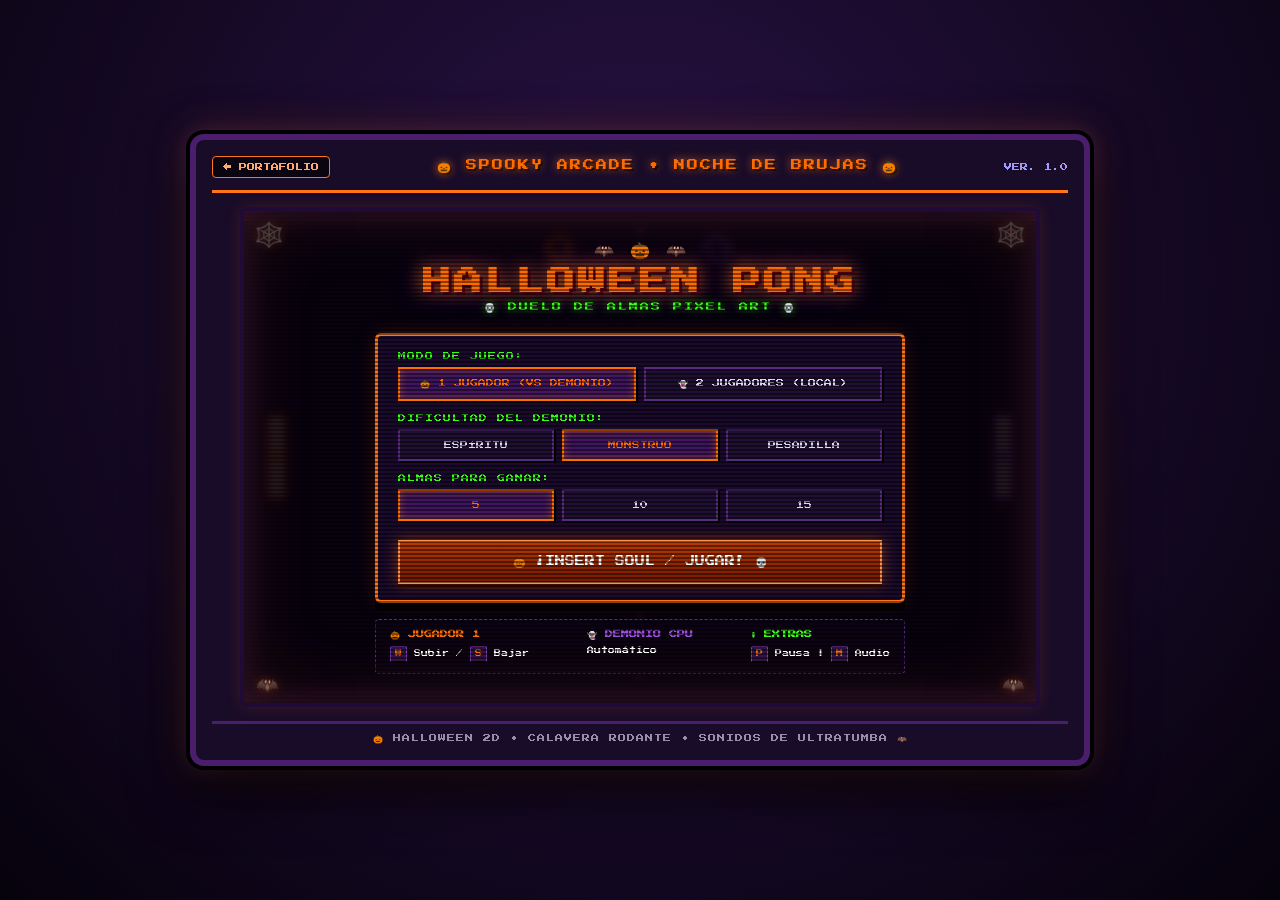
<file: TODOSVIDEOJUEGOS/VIDEOJUEGO1/index.html>
<!DOCTYPE html>
<html lang="es">
<head>
  <meta charset="UTF-8">
  <meta name="viewport" content="width=device-width, initial-scale=1.0">
  <title>Halloween Pong 2D - Spooky Pixel Art</title>
  <!-- Fuente Retro 8-bits -->
  <link rel="preconnect" href="https://fonts.googleapis.com">
  <link rel="preconnect" href="https://fonts.gstatic.com" crossorigin>
  <link href="https://fonts.googleapis.com/css2?family=Press+Start+2P&display=swap" rel="stylesheet">
  <link rel="stylesheet" href="style.css">
</head>
<body>
  <div class="arcade-cabinet spooky-cabinet">
    <div class="cabinet-header" style="display: flex; justify-content: space-between; align-items: center; width: 100%; flex-wrap: wrap; gap: 8px;">
      <a href="../../index.html#videojuegos" style="font-family: 'Press Start 2P', monospace; font-size: 8px; color: #ffaa6b; text-decoration: none; border: 1px solid #ff7518; padding: 6px 10px; border-radius: 4px; background: rgba(0,0,0,0.6); transition: all 0.2s;">← PORTAFOLIO</a>
      <div class="cabinet-brand">🎃 SPOOKY ARCADE • NOCHE DE BRUJAS 🎃</div>
      <span style="font-size: 8px; color: #a29bfe; font-family: 'Press Start 2P', monospace;">VER. 1.0</span>
    </div>

    <div class="crt-frame">
      <!-- Telarañas decorativas en las esquinas -->
      <div class="cobweb top-left">🕸️</div>
      <div class="cobweb top-right">🕸️</div>
      <div class="cobweb bottom-left">🦇</div>
      <div class="cobweb bottom-right">🦇</div>

      <!-- Pantalla del juego -->
      <canvas id="gameCanvas" width="800" height="500"></canvas>
      
      <!-- Efecto de líneas de escaneo CRT y resplandor fantasmal -->
      <div class="scanlines"></div>
      <div class="crt-glow spooky-glow"></div>

      <!-- Menú Principal -->
      <div id="mainMenu" class="overlay-screen">
        <div class="spooky-bats-anim">🦇 🎃 🦇</div>
        <h1 class="game-title halloween-title">HALLOWEEN PONG</h1>
        <p class="subtitle halloween-subtitle">💀 DUELO DE ALMAS PIXEL ART 💀</p>
        
        <div class="menu-box spooky-box">
          <div class="option-row">
            <span class="option-label">MODO DE JUEGO:</span>
            <div class="btn-group">
              <button id="btnMode1P" class="pixel-btn active">🎃 1 JUGADOR (VS DEMONIO)</button>
              <button id="btnMode2P" class="pixel-btn">👻 2 JUGADORES (LOCAL)</button>
            </div>
          </div>

          <div class="option-row" id="difficultyGroup">
            <span class="option-label">DIFICULTAD DEL DEMONIO:</span>
            <div class="btn-group">
              <button class="pixel-btn diff-btn" data-diff="easy">ESPÍRITU</button>
              <button class="pixel-btn diff-btn active" data-diff="normal">MONSTRUO</button>
              <button class="pixel-btn diff-btn" data-diff="hard">PESADILLA</button>
            </div>
          </div>

          <div class="option-row">
            <span class="option-label">ALMAS PARA GANAR:</span>
            <div class="btn-group">
              <button class="pixel-btn pts-btn active" data-pts="5">5</button>
              <button class="pixel-btn pts-btn" data-pts="10">10</button>
              <button class="pixel-btn pts-btn" data-pts="15">15</button>
            </div>
          </div>

          <button id="btnStart" class="pixel-btn btn-primary pulse halloween-btn-main">
            🎃 ¡INSERT SOUL / JUGAR! 💀
          </button>
        </div>

        <div class="controls-guide spooky-guide">
          <div class="guide-col">
            <span class="player-tag p1-tag">🎃 JUGADOR 1</span>
            <span class="keys"><kbd>W</kbd> Subir / <kbd>S</kbd> Bajar</span>
          </div>
          <div class="guide-col" id="p2Guide">
            <span class="player-tag p2-tag">👻 DEMONIO CPU</span>
            <span class="keys">Automático</span>
          </div>
          <div class="guide-col">
            <span class="player-tag special-tag">⚰️ EXTRAS</span>
            <span class="keys"><kbd>P</kbd> Pausa | <kbd>M</kbd> Audio</span>
          </div>
        </div>
      </div>

      <!-- Menú de Pausa -->
      <div id="pauseMenu" class="overlay-screen hidden">
        <h2 class="menu-heading blink spooky-pause">🦇 RITUAL EN PAUSA 🦇</h2>
        <div class="menu-box compact spooky-box">
          <button id="btnResume" class="pixel-btn btn-primary">CONTINUAR INVOCACIÓN</button>
          <button id="btnRestart" class="pixel-btn">REINICIAR RITUAL</button>
          <button id="btnQuit" class="pixel-btn btn-danger">MENÚ PRINCIPAL</button>
        </div>
        <p class="tip-text">Presiona 'P' para regresar a la pesadilla</p>
      </div>

      <!-- Pantalla de Fin de Juego -->
      <div id="gameOverMenu" class="overlay-screen hidden">
        <h2 id="winnerText" class="winner-heading spooky-winner">¡EL JUGADOR 1 RECLAMA TU ALMA!</h2>
        <div class="score-summary">
          <div class="score-box p1-box">
            <span class="sb-label">🎃 JUGADOR 1</span>
            <span id="finalP1Score" class="sb-score">0</span>
          </div>
          <span class="sb-divider">💀</span>
          <div class="score-box p2-box">
            <span id="finalP2Label" class="sb-label">DEMONIO</span>
            <span id="finalP2Score" class="sb-score">0</span>
          </div>
        </div>
        <div class="menu-box compact spooky-box">
          <button id="btnPlayAgain" class="pixel-btn btn-primary pulse halloween-btn-main">NUEVA PESADILLA 🎃</button>
          <button id="btnBackToMenu" class="pixel-btn">MENÚ PRINCIPAL</button>
        </div>
      </div>

      <!-- Barra flotante de controles rápidos HUD -->
      <div id="gameHUD" class="hud-top hidden">
        <button id="btnAudioToggle" class="hud-btn" title="Silenciar / Activar sonido (M)">🔊</button>
        <button id="btnPauseToggle" class="hud-btn" title="Pausar juego (P)">⏸</button>
      </div>
    </div>

    <div class="cabinet-footer">
      <span>🎃 HALLOWEEN 2D • CALAVERA RODANTE • SONIDOS DE ULTRATUMBA 🦇</span>
    </div>
  </div>

  <script src="script.js"></script>
</body>
</html>
</file>
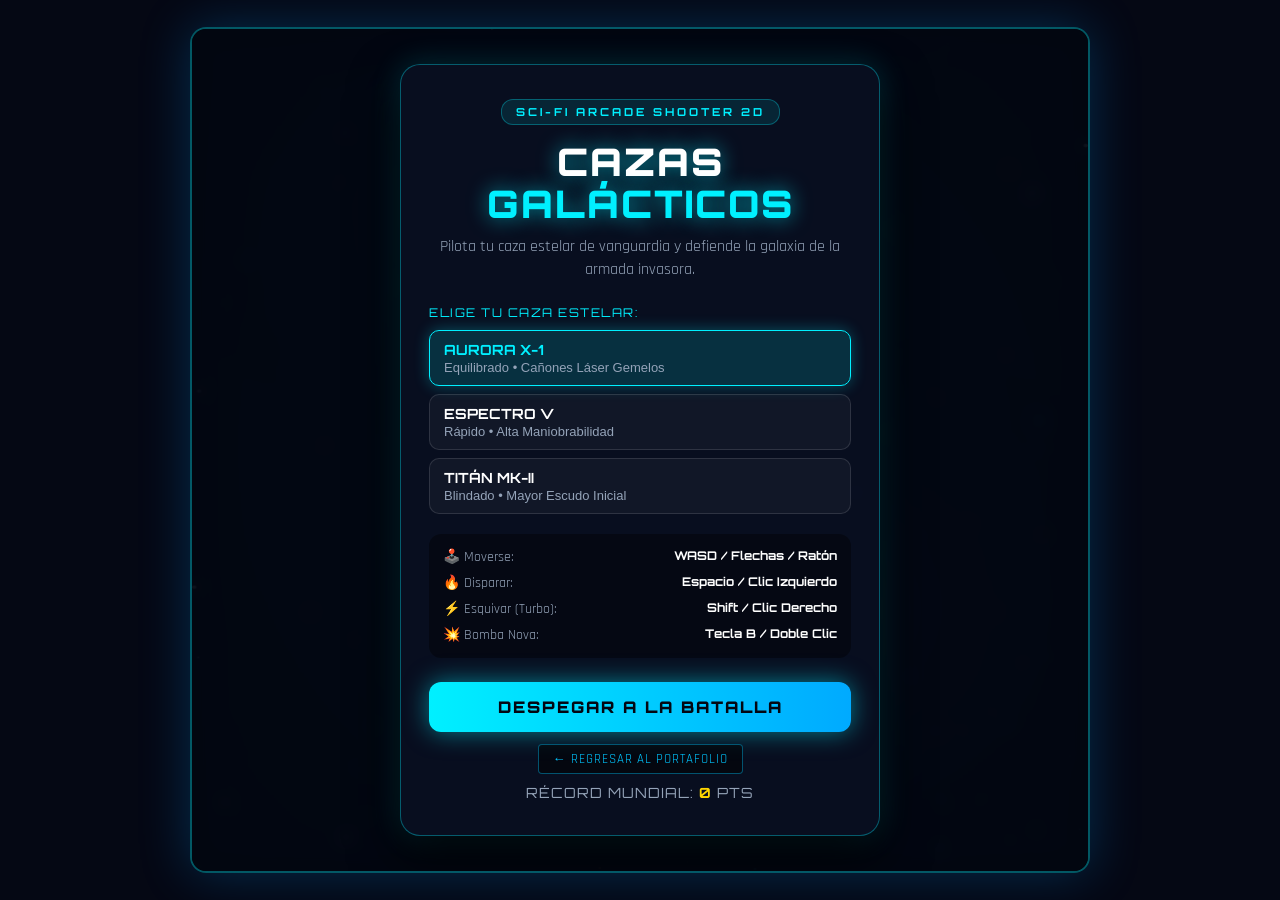
<file: TODOSVIDEOJUEGOS/VIDEOJUEGO3/index.html>
<!DOCTYPE html>
<html lang="es">
<head>
  <meta charset="UTF-8">
  <meta name="viewport" content="width=device-width, initial-scale=1.0, maximum-scale=1.0, user-scalable=no">
  <title>Cazas Galácticos - Galactic Starfighter 2D</title>
  <link rel="preconnect" href="https://fonts.googleapis.com">
  <link rel="preconnect" href="https://fonts.gstatic.com" crossorigin>
  <link href="https://fonts.googleapis.com/css2?family=Orbitron:wght@400;700;900&family=Rajdhani:wght@500;700&display=swap" rel="stylesheet">
  <link rel="stylesheet" href="style.css">
</head>
<body>
  <div id="game-container">
    <!-- Lienzo del Juego -->
    <canvas id="gameCanvas"></canvas>

    <!-- HUD (Interfaz en tiempo real) -->
    <div id="hud" class="hud hidden">
      <!-- Estadísticas de Jugador (Izquierda) -->
      <div class="hud-left">
        <div class="bar-container">
          <span class="bar-label">ESCUDO</span>
          <div class="bar-wrapper">
            <div id="shield-bar" class="bar shield-fill" style="width: 100%;"></div>
          </div>
        </div>
        <div class="bar-container">
          <span class="bar-label">CASCO</span>
          <div class="bar-wrapper">
            <div id="health-bar" class="bar health-fill" style="width: 100%;"></div>
          </div>
        </div>
        <div class="bar-container">
          <span class="bar-label">TURBO</span>
          <div class="bar-wrapper">
            <div id="energy-bar" class="bar energy-fill" style="width: 100%;"></div>
          </div>
        </div>
      </div>

      <!-- Centro: Oleada, Puntuación y Combo -->
      <div class="hud-center">
        <div id="wave-display" class="wave-tag">OLEADA 1</div>
        <div id="score-display" class="score-tag">000000</div>
        <div id="combo-display" class="combo-tag"></div>
      </div>

      <!-- Derecha: Bombas, Nivel de Arma y Controles rápidos -->
      <div class="hud-right">
        <div class="weapon-info">
          <span class="info-label">ARMA:</span>
          <span id="weapon-level-text" class="info-value">NIVEL 1</span>
        </div>
        <div class="bombs-display">
          <span class="info-label">BOMBAS:</span>
          <div id="bomb-icons" class="bomb-icons-row">
            <span class="bomb-icon">💣</span>
            <span class="bomb-icon">💣</span>
            <span class="bomb-icon">💣</span>
          </div>
        </div>
        <div class="hud-actions">
          <button id="btn-audio" class="hud-btn" title="Silenciar / Activar sonido">🔊</button>
          <button id="btn-pause" class="hud-btn" title="Pausar">⏸️</button>
        </div>
      </div>

      <!-- Barra de Vida del Jefe (aparece solo en batallas de Jefe) -->
      <div id="boss-hud" class="boss-hud hidden">
        <div class="boss-name" id="boss-name">DREADNOUGHT GALÁCTICO</div>
        <div class="boss-bar-wrapper">
          <div id="boss-health-bar" class="boss-bar-fill" style="width: 100%;"></div>
        </div>
      </div>
    </div>

    <!-- Pantalla de Inicio -->
    <div id="screen-start" class="screen-overlay active">
      <div class="screen-box">
        <div class="game-badge">SCI-FI ARCADE SHOOTER 2D</div>
        <h1 class="game-title">CAZAS<br><span class="highlight">GALÁCTICOS</span></h1>
        <p class="game-subtitle">Pilota tu caza estelar de vanguardia y defiende la galaxia de la armada invasora.</p>

        <!-- Selector de Estilo de Nave -->
        <div class="ship-select-area">
          <div class="ship-select-title">ELIGE TU CAZA ESTELAR:</div>
          <div class="ship-options">
            <button class="ship-opt active" data-ship="interceptor">
              <span class="ship-name">AURORA X-1</span>
              <span class="ship-desc">Equilibrado • Cañones Láser Gemelos</span>
            </button>
            <button class="ship-opt" data-ship="phantom">
              <span class="ship-name">ESPECTRO V</span>
              <span class="ship-desc">Rápido • Alta Maniobrabilidad</span>
            </button>
            <button class="ship-opt" data-ship="titan">
              <span class="ship-name">TITÁN MK-II</span>
              <span class="ship-desc">Blindado • Mayor Escudo Inicial</span>
            </button>
          </div>
        </div>

        <!-- Guía de Controles -->
        <div class="controls-guide">
          <div class="ctrl-row"><span>🕹️ Moverse:</span> <strong>WASD / Flechas / Ratón</strong></div>
          <div class="ctrl-row"><span>🔥 Disparar:</span> <strong>Espacio / Clic Izquierdo</strong></div>
          <div class="ctrl-row"><span>⚡ Esquivar (Turbo):</span> <strong>Shift / Clic Derecho</strong></div>
          <div class="ctrl-row"><span>💥 Bomba Nova:</span> <strong>Tecla B / Doble Clic</strong></div>
        </div>

        <button id="btn-start" class="btn-primary">DESPEGAR A LA BATALLA</button>
        <div style="margin-top: 12px; text-align: center;">
          <a href="../../index.html#videojuegos" style="color: #00c6ff; text-decoration: none; font-size: 13px; font-family: 'Rajdhani', sans-serif; letter-spacing: 1px; border: 1px solid rgba(0, 198, 255, 0.4); padding: 6px 14px; border-radius: 4px; display: inline-block; background: rgba(0,0,0,0.5);">← REGRESAR AL PORTAFOLIO</a>
        </div>
        <div class="highscore-start" style="margin-top: 10px;">RÉCORD MUNDIAL: <span id="start-highscore">0</span> PTS</div>
      </div>
    </div>

    <!-- Pantalla de Pausa -->
    <div id="screen-pause" class="screen-overlay hidden">
      <div class="screen-box compact">
        <h2 class="screen-title">MISIÓN EN PAUSA</h2>
        <p>Sistemas del caza en espera táctica.</p>
        <div class="btn-group">
          <button id="btn-resume" class="btn-primary">REANUDAR</button>
          <button id="btn-restart-pause" class="btn-secondary">REINICIAR</button>
        </div>
        <div style="margin-top: 12px; text-align: center;">
          <a href="../../index.html#videojuegos" style="color: #00c6ff; text-decoration: none; font-size: 13px; font-family: 'Rajdhani', sans-serif; letter-spacing: 1px; border: 1px solid rgba(0, 198, 255, 0.4); padding: 6px 14px; border-radius: 4px; display: inline-block; background: rgba(0,0,0,0.5);">← REGRESAR AL PORTAFOLIO</a>
        </div>
      </div>
    </div>

    <!-- Pantalla de Game Over -->
    <div id="screen-gameover" class="screen-overlay hidden">
      <div class="screen-box">
        <div class="game-badge alert">SEÑAL PERDIDA</div>
        <h2 class="screen-title-lost">CAZA DESTRUIDO</h2>
        
        <div class="gameover-stats">
          <div class="stat-item">
            <span class="stat-label">PUNTUACIÓN FINAL</span>
            <span id="final-score" class="stat-value">0</span>
          </div>
          <div class="stat-item">
            <span class="stat-label">OLEADA ALCANZADA</span>
            <span id="final-wave" class="stat-value">1</span>
          </div>
          <div class="stat-item">
            <span class="stat-label">ENEMIGOS ELIMINADOS</span>
            <span id="final-kills" class="stat-value">0</span>
          </div>
          <div class="stat-item">
            <span class="stat-label">RÉCORD PERSONAL</span>
            <span id="final-highscore" class="stat-value highlight">0</span>
          </div>
        </div>

        <div id="new-record-badge" class="new-record hidden">¡NUEVO RÉCORD ESTABLECIDO! 🏆</div>

        <button id="btn-restart" class="btn-primary">VOLVER AL COMBATE</button>
        <div style="margin-top: 12px; text-align: center;">
          <a href="../../index.html#videojuegos" style="color: #00c6ff; text-decoration: none; font-size: 13px; font-family: 'Rajdhani', sans-serif; letter-spacing: 1px; border: 1px solid rgba(0, 198, 255, 0.4); padding: 6px 14px; border-radius: 4px; display: inline-block; background: rgba(0,0,0,0.5);">← REGRESAR AL PORTAFOLIO</a>
        </div>
      </div>
    </div>

    <!-- Banner Flotante de Anuncios (Alertas de oleada, jefes, combos) -->
    <div id="wave-banner" class="wave-banner hidden">
      <h2 id="banner-title">OLEADA 1</h2>
      <p id="banner-sub">¡ENEMIGOS APROXIMÁNDOSE!</p>
    </div>

    <!-- Controles Táctiles para Móviles / Tablets -->
    <div id="mobile-controls" class="mobile-controls hidden">
      <button id="btn-mobile-bomb" class="mobile-action-btn bomb-btn">💣</button>
      <button id="btn-mobile-dash" class="mobile-action-btn dash-btn">⚡</button>
      <button id="btn-mobile-fire" class="mobile-action-btn fire-btn">🔥</button>
    </div>
  </div>

  <script src="game.js"></script>
</body>
</html>
</file>
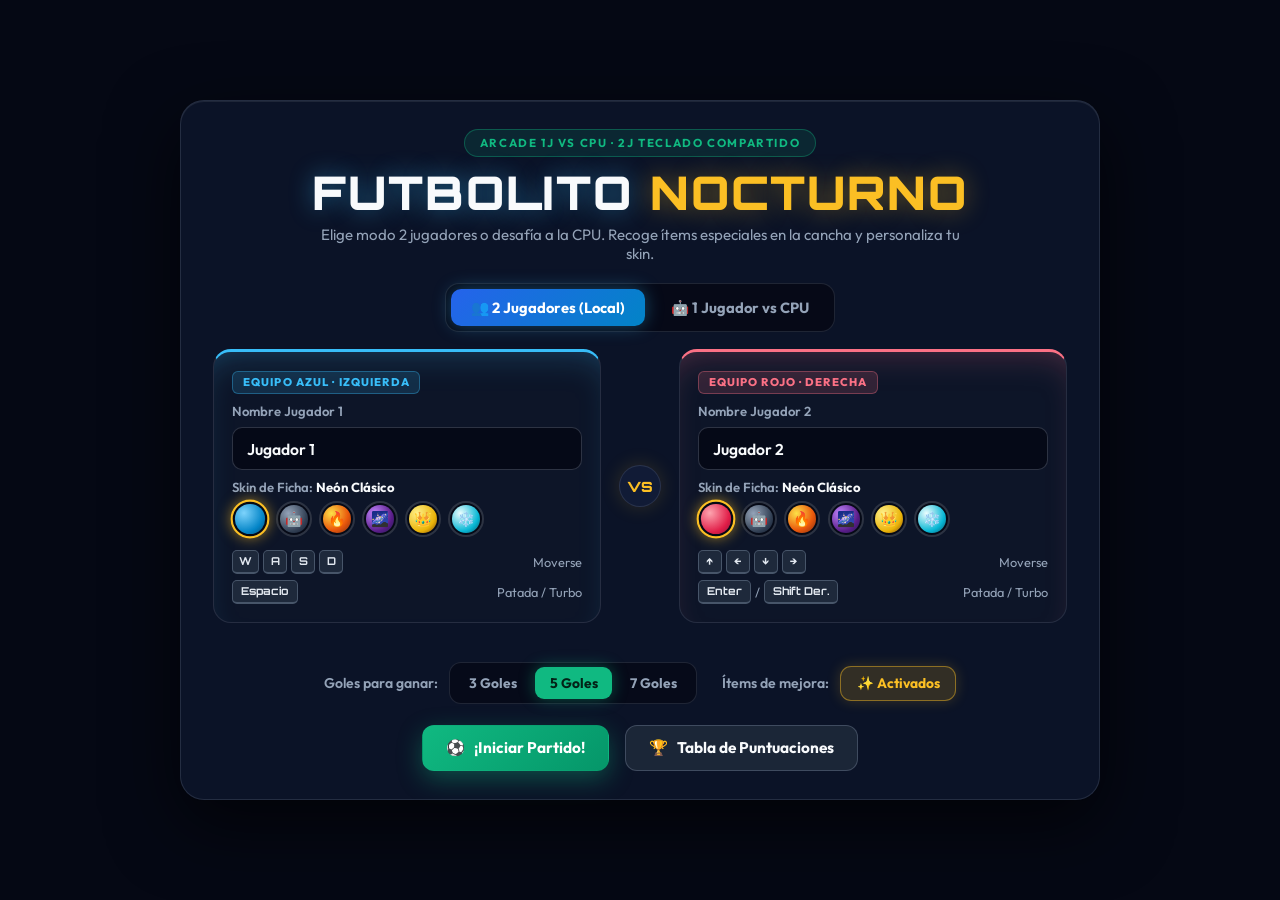
<file: TODOSVIDEOJUEGOS/VIDEOJUEGO4/index.html>
<!DOCTYPE html>
<html lang="es">
<head>
  <meta charset="UTF-8" />
  <meta name="viewport" content="width=device-width, initial-scale=1.0" />
  <title>Futbolito Arcade · Estadio Nocturno</title>
  <link rel="preconnect" href="https://fonts.googleapis.com" />
  <link rel="preconnect" href="https://fonts.gstatic.com" crossorigin />
  <link
    href="https://fonts.googleapis.com/css2?family=Orbitron:wght@600;700;900&family=Outfit:wght@400;500;600;700;800&display=swap"
    rel="stylesheet"
  />
  <link rel="stylesheet" href="style.css" />
</head>
<body>
  <div class="stadium-backdrop" aria-hidden="true"></div>

  <!-- MENÚ DE INICIO -->
  <main id="start-screen" class="screen screen-active">
    <section class="menu-card">
      <header class="menu-header">
        <span class="arcade-pill">ARCADE 1J VS CPU · 2J TECLADO COMPARTIDO</span>
        <h1 class="game-title">
          <span class="title-accent-blue">FUTBOLITO</span>
          <span class="title-accent-gold">NOCTURNO</span>
        </h1>
        <p class="game-subtitle">
          Elige modo 2 jugadores o desafía a la CPU. Recoge ítems especiales en la cancha y personaliza tu skin.
        </p>
      </header>

      <form id="start-form" class="setup-form" novalidate>
        <!-- Selector de Modo de Juego -->
        <div class="mode-selector-bar">
          <div class="mode-options" role="radiogroup" aria-label="Modo de juego">
            <button type="button" class="mode-pill active" data-mode="2p">
              👥 2 Jugadores (Local)
            </button>
            <button type="button" class="mode-pill" data-mode="cpu">
              🤖 1 Jugador vs CPU
            </button>
          </div>
        </div>

        <div class="players-setup-grid">
          <!-- Jugador 1 -->
          <div class="player-setup-box team-blue-box">
            <div class="team-badge team-blue-badge">EQUIPO AZUL · IZQUIERDA</div>
            <label for="p1-name" class="input-label">Nombre Jugador 1</label>
            <input
              type="text"
              id="p1-name"
              class="player-input"
              maxlength="16"
              placeholder="Ej. Carlos"
              value="Jugador 1"
              autocomplete="off"
              required
            />

            <!-- Selector de Skin J1 -->
            <div class="skin-picker-block">
              <span class="input-label">Skin de Ficha: <strong id="p1-skin-label">Neón Clásico</strong></span>
              <div class="skin-swatches" data-player="1">
                <button type="button" class="skin-btn active" data-skin="classic" data-label="Neón Clásico" title="Neón Clásico">
                  <span class="skin-dot skin-dot-classic-blue"></span>
                </button>
                <button type="button" class="skin-btn" data-skin="cyber" data-label="Ciborg" title="Ciborg">
                  <span class="skin-dot skin-dot-cyber">🤖</span>
                </button>
                <button type="button" class="skin-btn" data-skin="flame" data-label="Fuego" title="Fuego">
                  <span class="skin-dot skin-dot-flame">🔥</span>
                </button>
                <button type="button" class="skin-btn" data-skin="galaxy" data-label="Galaxia" title="Galaxia">
                  <span class="skin-dot skin-dot-galaxy">🌌</span>
                </button>
                <button type="button" class="skin-btn" data-skin="gold" data-label="Campeón Oro" title="Campeón Oro">
                  <span class="skin-dot skin-dot-gold">👑</span>
                </button>
                <button type="button" class="skin-btn" data-skin="ice" data-label="Ártico" title="Ártico">
                  <span class="skin-dot skin-dot-ice">❄️</span>
                </button>
              </div>
            </div>

            <div class="controls-mini">
              <div class="control-row">
                <span class="keys-group"><kbd>W</kbd><kbd>A</kbd><kbd>S</kbd><kbd>D</kbd></span>
                <span>Moverse</span>
              </div>
              <div class="control-row">
                <span class="keys-group"><kbd class="kbd-wide">Espacio</kbd></span>
                <span>Patada / Turbo</span>
              </div>
            </div>
          </div>

          <div class="vs-divider" aria-hidden="true">
            <span>VS</span>
          </div>

          <!-- Jugador 2 / CPU -->
          <div class="player-setup-box team-red-box">
            <div id="p2-team-badge" class="team-badge team-red-badge">EQUIPO ROJO · DERECHA</div>
            <label for="p2-name" id="p2-name-label" class="input-label">Nombre Jugador 2</label>
            <input
              type="text"
              id="p2-name"
              class="player-input"
              maxlength="16"
              placeholder="Ej. Ana"
              value="Jugador 2"
              autocomplete="off"
              required
            />

            <!-- Selector de Dificultad CPU (solo visible en modo CPU) -->
            <div id="cpu-difficulty-block" class="cpu-difficulty-block hidden">
              <span class="input-label">Dificultad de la CPU</span>
              <div class="cpu-diff-pills" role="radiogroup" aria-label="Dificultad CPU">
                <button type="button" class="diff-pill" data-diff="easy">Fácil</button>
                <button type="button" class="diff-pill active" data-diff="normal">Normal</button>
                <button type="button" class="diff-pill" data-diff="hard">Difícil</button>
              </div>
            </div>

            <!-- Selector de Skin J2 -->
            <div class="skin-picker-block">
              <span class="input-label">Skin de Ficha: <strong id="p2-skin-label">Neón Clásico</strong></span>
              <div class="skin-swatches" data-player="2">
                <button type="button" class="skin-btn active" data-skin="classic" data-label="Neón Clásico" title="Neón Clásico">
                  <span class="skin-dot skin-dot-classic-red"></span>
                </button>
                <button type="button" class="skin-btn" data-skin="cyber" data-label="Ciborg" title="Ciborg">
                  <span class="skin-dot skin-dot-cyber">🤖</span>
                </button>
                <button type="button" class="skin-btn" data-skin="flame" data-label="Fuego" title="Fuego">
                  <span class="skin-dot skin-dot-flame">🔥</span>
                </button>
                <button type="button" class="skin-btn" data-skin="galaxy" data-label="Galaxia" title="Galaxia">
                  <span class="skin-dot skin-dot-galaxy">🌌</span>
                </button>
                <button type="button" class="skin-btn" data-skin="gold" data-label="Campeón Oro" title="Campeón Oro">
                  <span class="skin-dot skin-dot-gold">👑</span>
                </button>
                <button type="button" class="skin-btn" data-skin="ice" data-label="Ártico" title="Ártico">
                  <span class="skin-dot skin-dot-ice">❄️</span>
                </button>
              </div>
            </div>

            <div id="p2-controls-human" class="controls-mini">
              <div class="control-row">
                <span class="keys-group"><kbd>↑</kbd><kbd>←</kbd><kbd>↓</kbd><kbd>→</kbd></span>
                <span>Moverse</span>
              </div>
              <div class="control-row">
                <span class="keys-group"><kbd class="kbd-wide">Enter</kbd> / <kbd class="kbd-wide">Shift Der.</kbd></span>
                <span>Patada / Turbo</span>
              </div>
            </div>

            <div id="p2-controls-cpu" class="controls-mini cpu-info-mini hidden">
              <div class="control-row">
                <span>Inteligencia Artificial</span>
                <strong>Defensa + Ataque</strong>
              </div>
              <div class="control-row">
                <span>Recoge ítems</span>
                <strong>Sí (automático)</strong>
              </div>
            </div>
          </div>
        </div>

        <p id="form-error" class="form-error" role="alert" aria-live="polite"></p>

        <!-- Configuración de Goles e Ítems -->
        <div class="match-settings-row">
          <div class="goal-selector-group">
            <span class="selector-label">Goles para ganar:</span>
            <div class="goal-options" role="radiogroup" aria-label="Goles para ganar">
              <button type="button" class="goal-pill" data-goals="3">3 Goles</button>
              <button type="button" class="goal-pill active" data-goals="5">5 Goles</button>
              <button type="button" class="goal-pill" data-goals="7">7 Goles</button>
            </div>
          </div>

          <div class="items-toggle-group">
            <span class="selector-label">Ítems de mejora:</span>
            <button type="button" id="btn-toggle-items" class="items-toggle-pill active" aria-pressed="true">
              ✨ Activados
            </button>
          </div>
        </div>

        <div class="menu-actions">
          <button type="submit" id="btn-start-match" class="btn btn-primary">
            <span class="btn-icon">⚽</span>
            <span>¡Iniciar Partido!</span>
          </button>
          <button type="button" id="btn-menu-leaderboard" class="btn btn-secondary">
            <span class="btn-icon">🏆</span>
            <span>Tabla de Puntuaciones</span>
          </button>
        </div>
      </form>
    </section>
  </main>

  <!-- PANTALLA DE JUEGO -->
  <section id="game-screen" class="screen" aria-hidden="true">
    <header class="hud">
      <!-- Marcador Jugador 1 -->
      <div class="hud-player hud-blue">
        <div class="hud-player-meta">
          <div class="hud-tag-row">
            <span class="hud-team-tag">AZUL</span>
            <span id="hud-p1-effects" class="hud-effects"></span>
          </div>
          <span id="hud-p1-name" class="hud-name">Jugador 1</span>
          <div class="turbo-meter" title="Carga de Patada / Turbo">
            <div id="hud-p1-turbo" class="turbo-fill turbo-blue"></div>
          </div>
        </div>
        <div id="hud-p1-score" class="hud-score score-blue">0</div>
      </div>

      <!-- Centro HUD -->
      <div class="hud-center">
        <div class="hud-match-info">
          <span id="hud-goal-target" class="hud-target">META: 5 GOLES</span>
          <span id="hud-timer" class="hud-clock">00:00</span>
        </div>
        <div class="hud-controls-bar">
          <button type="button" id="btn-sound" class="hud-icon-btn" title="Activar / Silenciar sonido (M)">
            🔊
          </button>
          <button type="button" id="btn-pause" class="hud-icon-btn" title="Pausar partido (P)">
            ⏸️
          </button>
          <button type="button" id="btn-hud-leaderboard" class="hud-icon-btn" title="Tabla de Puntuaciones">
            🏆
          </button>
          <button type="button" id="btn-hud-menu" class="hud-icon-btn" title="Volver al Menú">
            🏠
          </button>
        </div>
      </div>

      <!-- Marcador Jugador 2 -->
      <div class="hud-player hud-red">
        <div id="hud-p2-score" class="hud-score score-red">0</div>
        <div class="hud-player-meta hud-meta-right">
          <div class="hud-tag-row hud-tag-row-right">
            <span id="hud-p2-effects" class="hud-effects"></span>
            <span id="hud-p2-team-tag" class="hud-team-tag">ROJO</span>
          </div>
          <span id="hud-p2-name" class="hud-name">Jugador 2</span>
          <div class="turbo-meter" title="Carga de Patada / Turbo">
            <div id="hud-p2-turbo" class="turbo-fill turbo-red"></div>
          </div>
        </div>
      </div>
    </header>

    <div class="arena-wrapper">
      <canvas id="game-canvas" width="1100" height="620" aria-label="Cancha de Futbolito 2D"></canvas>

      <!-- Overlay de Pausa -->
      <div id="pause-overlay" class="canvas-overlay hidden">
        <div class="overlay-box">
          <h2>PARTIDO EN PAUSA</h2>
          <p>Presiona <kbd>P</kbd> o haz clic para continuar</p>
          <div class="overlay-buttons">
            <button type="button" id="btn-resume" class="btn btn-primary">Reanudar</button>
            <button type="button" id="btn-restart-match" class="btn btn-secondary">Reiniciar Partido</button>
            <button type="button" id="btn-pause-menu" class="btn btn-ghost">Salir al Menú</button>
          </div>
        </div>
      </div>
    </div>

    <footer id="controls-strip" class="controls-strip">
      <span><strong class="text-blue">Azul:</strong> WASD + Espacio (Patada)</span>
      <span class="strip-sep">•</span>
      <span id="strip-p2"><strong class="text-red">Rojo:</strong> Flechas + Enter / Shift Der. (Patada)</span>
      <span class="strip-sep">•</span>
      <span><strong>P:</strong> Pausa &nbsp;|&nbsp; <strong>M:</strong> Sonido</span>
    </footer>
  </section>

  <!-- MODAL DE FIN DE PARTIDO -->
  <div id="gameover-modal" class="modal-backdrop hidden" role="dialog" aria-modal="true" aria-labelledby="gameover-title">
    <div class="modal-card gameover-card">
      <div class="trophy-glow">🏆</div>
      <span id="gameover-badge" class="winner-badge">CAMPEÓN DEL PARTIDO</span>
      <h2 id="gameover-title" class="gameover-title">¡Victoria!</h2>

      <div class="final-scoreboard">
        <div class="final-team">
          <span id="final-p1-name" class="final-name text-blue">Jugador 1</span>
          <span id="final-p1-score" class="final-digits score-blue">5</span>
        </div>
        <span class="final-dash">-</span>
        <div class="final-team">
          <span id="final-p2-score" class="final-digits score-red">3</span>
          <span id="final-p2-name" class="final-name text-red">Jugador 2</span>
        </div>
      </div>

      <p id="gameover-stats" class="gameover-stats">Duración: 01:45 · Guardado en el ranking</p>

      <div class="modal-actions">
        <button type="button" id="btn-rematch" class="btn btn-primary">🔄 Revancha</button>
        <button type="button" id="btn-gameover-leaderboard" class="btn btn-secondary">🏆 Ver Tabla</button>
        <button type="button" id="btn-gameover-menu" class="btn btn-ghost">🏠 Menú Principal</button>
      </div>
    </div>
  </div>

  <!-- MODAL DE TABLA DE PUNTUACIONES E HISTORIAL -->
  <div id="leaderboard-modal" class="modal-backdrop hidden" role="dialog" aria-modal="true" aria-labelledby="leaderboard-title">
    <div class="modal-card leaderboard-card">
      <header class="modal-header">
        <div>
          <h2 id="leaderboard-title">🏆 Tabla de Puntuaciones</h2>
          <p class="modal-subtitle">Clasificación acumulada (3 pts por victoria) e historial local</p>
        </div>
        <button type="button" id="btn-close-leaderboard" class="close-modal-btn" aria-label="Cerrar tabla">✕</button>
      </header>

      <div class="modal-tabs" role="tablist">
        <button type="button" id="tab-ranking" class="tab-btn active" role="tab" aria-selected="true">
          Clasificación <span id="ranking-count" class="count-pill">0</span>
        </button>
        <button type="button" id="tab-history" class="tab-btn" role="tab" aria-selected="false">
          Últimos Partidos <span id="history-count" class="count-pill">0</span>
        </button>
      </div>

      <div class="modal-body">
        <!-- Panel Clasificación -->
        <div id="panel-ranking" class="tab-panel active">
          <div class="table-scroll">
            <table class="arcade-table">
              <thead>
                <tr>
                  <th>#</th>
                  <th>Jugador</th>
                  <th title="Partidos Jugados">PJ</th>
                  <th title="Partidos Ganados">PG</th>
                  <th title="Partidos Perdidos">PP</th>
                  <th title="Goles a Favor">GF</th>
                  <th title="Puntos Totales (3 por victoria)">PTS</th>
                </tr>
              </thead>
              <tbody id="ranking-tbody"></tbody>
            </table>
          </div>
          <p id="ranking-empty" class="empty-state hidden">
            Aún no hay jugadores registrados. ¡Completa un partido para inaugurar la tabla!
          </p>
        </div>

        <!-- Panel Historial -->
        <div id="panel-history" class="tab-panel hidden">
          <div class="table-scroll">
            <table class="arcade-table history-table">
              <thead>
                <tr>
                  <th>Fecha y Hora</th>
                  <th>Marcador Final</th>
                  <th>Ganador</th>
                </tr>
              </thead>
              <tbody id="history-tbody"></tbody>
            </table>
          </div>
          <p id="history-empty" class="empty-state hidden">
            Todavía no hay partidos en el historial.
          </p>
        </div>
      </div>

      <footer class="modal-footer">
        <div id="clear-data-area" class="clear-data-area">
          <button type="button" id="btn-request-clear" class="btn btn-danger-outline">
            🗑️ Borrar Datos Guardados
          </button>
        </div>
        <div id="clear-confirm-area" class="clear-confirm-area hidden">
          <span class="confirm-text">¿Eliminar todo el ranking e historial?</span>
          <button type="button" id="btn-confirm-clear" class="btn btn-danger">Sí, borrar todo</button>
          <button type="button" id="btn-cancel-clear" class="btn btn-ghost">Cancelar</button>
        </div>
        <button type="button" id="btn-leaderboard-done" class="btn btn-secondary">Cerrar</button>
      </footer>
    </div>
  </div>

  <script src="game.js"></script>
</body>
</html>
</file>
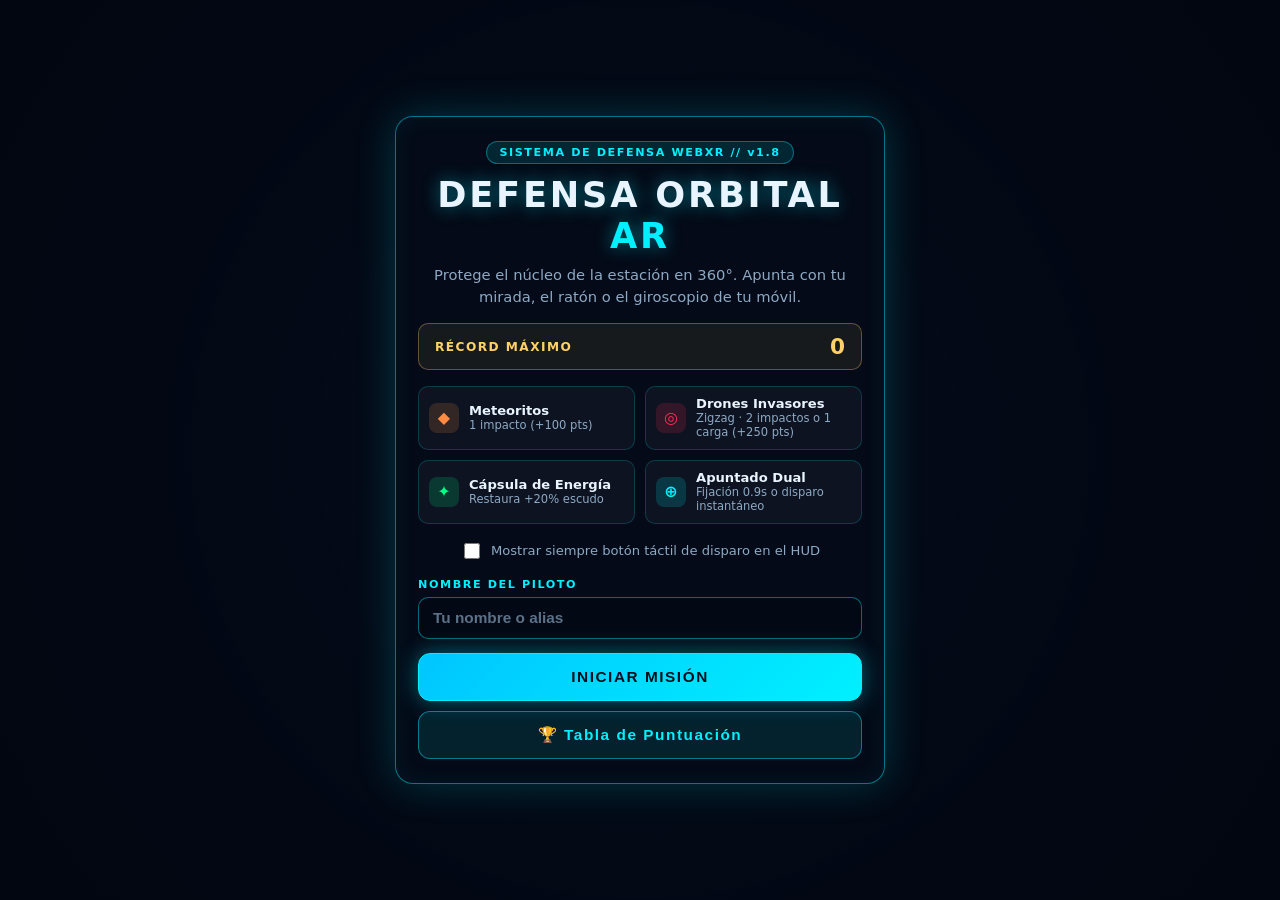
<file: TODOSVIDEOJUEGOS/VIDEOJUEGO5VR/index.html>
<!DOCTYPE html>
<html lang="es">
<head>
  <meta charset="UTF-8">
  <meta name="viewport" content="width=device-width, initial-scale=1.0, maximum-scale=1.0, user-scalable=no, viewport-fit=cover">
  <meta name="theme-color" content="#040914">
  <title>Defensa Orbital AR — WebXR &amp; A-Frame</title>
  <link rel="stylesheet" href="style.css">
  <script src="https://aframe.io/releases/1.8.0/aframe.min.js"></script>
  <script src="game.js"></script>
</head>
<body>
  <!-- Escena 3D / WebXR / WebAR -->
  <a-scene
    id="game-scene"
    webxr="optionalFeatures: hit-test, dom-overlay; overlayElement: #hud"
    renderer="colorManagement: true; antialias: true; alpha: true"
    xr-mode-ui="enabled: true"
    device-orientation-permission-ui="enabled: true"
    game-manager>

    <!-- Iluminación espacial -->
    <a-entity light="type: ambient; color: #7aa7ff; intensity: 0.75"></a-entity>
    <a-entity light="type: directional; color: #ffffff; intensity: 1.05" position="4 8 5"></a-entity>
    <a-entity light="type: point; color: #00f0ff; intensity: 1.6; distance: 18" position="0 1.8 0"></a-entity>

    <!-- Entorno espacial 360° (se oculta automáticamente al entrar en modo AR) -->
    <a-entity id="space-environment">
      <a-sky color="#030712"></a-sky>
      <a-entity starfield="count: 280; radius: 75"></a-entity>

      <!-- Planeta distante y anillos orbitales decorativos -->
      <a-entity position="-26 14 -44" rotation="12 20 -18">
        <a-sphere radius="7.5" color="#112244" material="roughness: 0.85; metalness: 0.15; emissive: #091836; emissiveIntensity: 0.5"></a-sphere>
        <a-ring radius-inner="9.5" radius-outer="13.2" rotation="75 15 0" color="#00f0ff" material="side: double; shader: flat; transparent: true; opacity: 0.25"></a-ring>
      </a-entity>

      <!-- Horizonte orbital sutil -->
      <a-ring position="0 -2.5 0" rotation="-90 0 0" radius-inner="18" radius-outer="18.12" color="#00f0ff" material="shader: flat; transparent: true; opacity: 0.18"></a-ring>
      <a-ring position="0 -2.5 0" rotation="-90 0 0" radius-inner="30" radius-outer="30.15" color="#3b82f6" material="shader: flat; transparent: true; opacity: 0.12"></a-ring>
    </a-entity>

    <!-- Núcleo de la estación espacial (bajo el jugador en el centro para no obstruir la vista) -->
    <a-entity id="station-core" position="0 0.15 0">
      <a-ring rotation="-90 0 0" radius-inner="1.1" radius-outer="1.26" color="#00f0ff" material="shader: flat; side: double; transparent: true; opacity: 0.55"></a-ring>
      <a-ring rotation="-90 0 0" radius-inner="1.65" radius-outer="1.72" color="#00f0ff" material="shader: flat; side: double; transparent: true; opacity: 0.28" animation="property: rotation; to: -90 0 360; loop: true; dur: 14000; easing: linear"></a-ring>
      <a-torus position="0 0.05 0" rotation="90 0 0" radius="0.72" radius-tubular="0.03" color="#00f0ff" material="emissive: #00f0ff; emissiveIntensity: 0.7; transparent: true; opacity: 0.65"></a-torus>
    </a-entity>

    <!-- Contenedores dinámicos para mantener limpia la escena -->
    <a-entity id="enemies-container"></a-entity>
    <a-entity id="fx-container"></a-entity>

    <!-- Rig y cámara con giroscopio 360° / mouse / raycaster -->
    <a-entity id="rig" position="0 0 0">
      <a-camera
        id="player-camera"
        position="0 1.6 0"
        look-controls="magicWindowTrackingEnabled: true; touchEnabled: true; mouseEnabled: true"
        wasd-controls="enabled: false">

        <!-- Cursor virtual central (Apuntado Dual: Fuse 0.9s + Disparo Instantáneo) -->
        <a-entity
          id="reticle"
          position="0 0 -1.5"
          cursor="fuse: true; fuseTimeout: 900"
          raycaster="objects: .target; far: 60"
          reticle-feedback>
          <a-ring
            id="reticle-ring"
            radius-inner="0.022"
            radius-outer="0.034"
            color="#00f0ff"
            material="shader: flat; transparent: true; opacity: 0.92; depthTest: false">
          </a-ring>
          <a-ring
            id="reticle-fuse-ring"
            radius-inner="0.039"
            radius-outer="0.047"
            theta-start="90"
            theta-length="0"
            color="#ff2a55"
            material="shader: flat; transparent: true; opacity: 0.95; depthTest: false">
          </a-ring>
          <a-circle
            id="reticle-dot"
            radius="0.005"
            color="#00f0ff"
            material="shader: flat; transparent: true; opacity: 0.95; depthTest: false">
          </a-circle>
        </a-entity>

      </a-camera>
    </a-entity>
  </a-scene>

  <!-- Interfaz HUD superpuesta (compatible con WebXR dom-overlay) -->
  <div id="hud">
    <div id="damage-flash" aria-hidden="true"></div>
    <div id="heal-flash" aria-hidden="true"></div>

    <!-- Barra superior de combate -->
    <header id="top-hud" class="hidden">
      <div class="hud-panel stats-panel">
        <div class="stat-block">
          <span class="stat-label">PUNTUACIÓN</span>
          <span id="score-value" class="stat-value">0</span>
        </div>
        <div class="stat-divider"></div>
        <div class="stat-block">
          <span class="stat-label">RÉCORD</span>
          <span id="hud-high-score" class="stat-value accent-gold">0</span>
        </div>
      </div>

      <div class="hud-panel shield-panel">
        <div class="shield-header">
          <span class="wave-badge">OLEADA <strong id="wave-value">1</strong></span>
          <span class="shield-text">ESCUDO <strong id="shield-value">100%</strong></span>
        </div>
        <div class="shield-bar-track" role="progressbar" aria-valuemin="0" aria-valuemax="100" aria-valuenow="100">
          <div id="shield-bar" class="shield-bar-fill"></div>
        </div>
      </div>

      <div class="hud-panel actions-panel hud-interactive">
        <button id="toggle-touch-btn" class="icon-btn" type="button" title="Mostrar/Ocultar botón táctil" aria-label="Mostrar u ocultar botón táctil de disparo">
          🎯
        </button>
        <button id="mute-btn" class="icon-btn" type="button" title="Silenciar / Activar audio" aria-label="Silenciar o activar audio">
          🔊
        </button>
        <button id="hud-ar-btn" class="icon-btn ar-pill hidden" type="button" title="Modo Realidad Aumentada">
          AR
        </button>
      </div>
    </header>

    <!-- Alerta de proximidad crítica, anuncio de oleada y estado del objetivo -->
    <div id="proximity-alert" class="hidden" role="alert" aria-live="assertive">
      <span class="alert-main">⚠️ ¡ALERTA! IMPACTO INMINENTE</span>
      <span id="proximity-direction" class="alert-dir">FRENTE</span>
    </div>
    <div id="wave-banner" class="hidden" aria-live="polite">OLEADA 1</div>
    <div id="lock-indicator" class="hidden">OBJETIVO EN MIRA</div>

    <!-- Botón táctil grande para disparo con pulgar (móviles y opción HUD) -->
    <button
      id="mobile-fire-btn"
      class="hud-interactive hidden"
      type="button"
      aria-label="Disparar láser">
      <span class="fire-ring"></span>
      <span class="fire-label">FUEGO</span>
    </button>

    <!-- Modal de Inicio -->
    <section id="start-screen" class="modal-overlay">
      <div class="modal-card hud-interactive">
        <div class="badge-top">SISTEMA DE DEFENSA WEBXR // v1.8</div>
        <h1 class="game-title">DEFENSA ORBITAL <span>AR</span></h1>
        <p class="game-subtitle">
          Protege el núcleo de la estación en 360°. Apunta con tu mirada, el ratón o el giroscopio de tu móvil.
        </p>

        <div class="record-box">
          <span class="record-label">RÉCORD MÁXIMO</span>
          <strong id="start-high-score" class="record-value">0</strong>
        </div>

        <div class="briefing-grid">
          <div class="brief-item">
            <span class="brief-icon meteor">◆</span>
            <div>
              <strong>Meteoritos</strong>
              <small>1 impacto (+100 pts)</small>
            </div>
          </div>
          <div class="brief-item">
            <span class="brief-icon drone">◎</span>
            <div>
              <strong>Drones Invasores</strong>
              <small>Zigzag · 2 impactos o 1 carga (+250 pts)</small>
            </div>
          </div>
          <div class="brief-item">
            <span class="brief-icon capsule">✦</span>
            <div>
              <strong>Cápsula de Energía</strong>
              <small>Restaura +20% escudo</small>
            </div>
          </div>
          <div class="brief-item">
            <span class="brief-icon reticle">⊕</span>
            <div>
              <strong>Apuntado Dual</strong>
              <small>Fijación 0.9s o disparo instantáneo</small>
            </div>
          </div>
        </div>

        <label class="touch-option">
          <input type="checkbox" id="always-show-fire-chk">
          <span>Mostrar siempre botón táctil de disparo en el HUD</span>
        </label>

        <div class="player-input-group">
          <label for="player-name">NOMBRE DEL PILOTO</label>
          <input type="text" id="player-name" maxlength="15" placeholder="Tu nombre o alias" autocomplete="off">
        </div>

        <div class="modal-actions">
          <button id="start-btn" class="primary-btn" type="button">INICIAR MISIÓN</button>
          <button id="start-ar-btn" class="secondary-btn hidden" type="button">INICIAR EN REALIDAD AUMENTADA (AR)</button>
          <button id="open-leaderboard-start-btn" class="secondary-btn leaderboard-btn" type="button">🏆 Tabla de Puntuación</button>
        </div>
      </div>
    </section>

    <!-- Modal de Game Over -->
    <section id="gameover-screen" class="modal-overlay hidden">
      <div class="modal-card hud-interactive">
        <div class="badge-top danger">ESTACIÓN CRÍTICA // FALLO DE ESCUDOS</div>
        <h2 class="gameover-title">MISIÓN TERMINADA</h2>
        <div id="new-record-badge" class="new-record hidden">★ ¡NUEVO RÉCORD ESTABLECIDO! ★</div>

        <div class="results-grid">
          <div class="result-cell">
            <span>PUNTUACIÓN FINAL</span>
            <strong id="final-score">0</strong>
          </div>
          <div class="result-cell">
            <span>OLEADA ALCANZADA</span>
            <strong id="final-wave">1</strong>
          </div>
          <div class="result-cell">
            <span>RÉCORD MÁXIMO</span>
            <strong id="gameover-high-score" class="accent-gold">0</strong>
          </div>
        </div>

        <div class="modal-actions">
          <button id="restart-btn" class="primary-btn" type="button">REINTENTAR MISIÓN</button>
          <button id="open-leaderboard-gameover-btn" class="secondary-btn leaderboard-btn" type="button">🏆 Tabla de Puntuación</button>
        </div>
      </div>
    </section>

    <!-- Modal de Tabla de Clasificación (Top 10) -->
    <section id="leaderboard-modal" class="modal-overlay hidden" aria-modal="true" role="dialog" aria-labelledby="leaderboard-title">
      <div class="modal-card leaderboard-card hud-interactive">
        <div class="badge-top">REGISTRO ESTELAR // TOP 10</div>
        <h2 id="leaderboard-title" class="gameover-title">🏆 TABLA DE PUNTUACIÓN</h2>

        <div class="leaderboard-table-wrap">
          <table class="leaderboard-table">
            <thead>
              <tr>
                <th>POS</th>
                <th>PILOTO</th>
                <th>PUNTOS</th>
                <th>OLEADA</th>
                <th>FECHA</th>
              </tr>
            </thead>
            <tbody id="leaderboard-body"></tbody>
          </table>
          <p id="leaderboard-empty" class="leaderboard-empty hidden">
            Aún no hay partidas registradas. ¡Defiende la estación para entrar al Top 10!
          </p>
        </div>

        <p id="leaderboard-note" class="leaderboard-note hidden"></p>

        <div class="modal-actions">
          <button id="close-leaderboard-btn" class="primary-btn" type="button">VOLVER</button>
          <button id="clear-leaderboard-btn" class="danger-link-btn" type="button">Borrar Historial</button>
        </div>
      </div>
    </section>
  </div>
</body>
</html>
</file>
<file: TODOSVIDEOJUEGOS/VIDEOJUEGO1/style.css>
/* ========================================================
   ESTILOS RETRO ARCADE - HALLOWEEN SPOOKY PONG 2D
   ======================================================== */

:root {
  --bg-dark: #080312;
  --cabinet-outer: #190c29;
  --cabinet-border: #ff7518; /* Naranja Calabaza */
  --screen-bg: #090214;
  --pumpkin-orange: #ff6b00;
  --witch-purple: #9d4edd;
  --slime-green: #39ff14;
  --blood-red: #ff1e42;
  --bone-white: #f5f3e9;
  --bone-shadow: #999484;
  --text-dim: #9b8da9;
  --btn-bg: #1f0f33;
  --btn-hover: #351a54;
}

* {
  margin: 0;
  padding: 0;
  box-sizing: border-box;
  user-select: none;
}

body {
  background-color: var(--bg-dark);
  color: var(--bone-white);
  font-family: 'Press Start 2P', monospace;
  min-height: 100vh;
  display: flex;
  justify-content: center;
  align-items: center;
  overflow: hidden;
  background-image: 
    radial-gradient(circle at 50% 30%, #291245 0%, #06020c 100%),
    linear-gradient(rgba(255, 117, 24, 0.03) 1px, transparent 1px),
    linear-gradient(90deg, rgba(157, 78, 221, 0.03) 1px, transparent 1px);
  background-size: 100% 100%, 32px 32px, 32px 32px;
}

/* ========================================================
   GABINETE ARCADE HALLOWEEN
   ======================================================== */
.arcade-cabinet.spooky-cabinet {
  background: var(--cabinet-outer);
  border: 6px solid #4a1e6d;
  border-radius: 14px;
  box-shadow: 
    0 0 0 4px #000,
    0 20px 60px rgba(0, 0, 0, 0.9),
    0 0 40px rgba(255, 107, 0, 0.25),
    0 0 20px rgba(157, 78, 221, 0.3);
  padding: 16px;
  display: flex;
  flex-direction: column;
  align-items: center;
  max-width: 900px;
  width: 95vw;
  position: relative;
}

.cabinet-header {
  width: 100%;
  padding-bottom: 12px;
  text-align: center;
  border-bottom: 3px solid #ff7518;
  margin-bottom: 14px;
}

.cabinet-brand {
  font-size: 11px;
  color: var(--pumpkin-orange);
  letter-spacing: 2px;
  text-shadow: 0 0 10px rgba(255, 117, 24, 0.8), 2px 2px 0 #000;
}

.cabinet-footer {
  width: 100%;
  margin-top: 14px;
  padding-top: 10px;
  border-top: 3px solid #4a1e6d;
  text-align: center;
  font-size: 8px;
  color: var(--text-dim);
  letter-spacing: 1px;
}

/* ========================================================
   MARCO CRT Y EFECTOS TERRORÍFICOS
   ======================================================== */
.crt-frame {
  position: relative;
  background: var(--screen-bg);
  border: 4px solid #1f0b36;
  border-radius: 6px;
  box-shadow: 
    inset 0 0 30px rgba(0, 0, 0, 0.95),
    0 0 15px rgba(255, 107, 0, 0.15);
  overflow: hidden;
  width: 800px;
  height: 500px;
  max-width: 100%;
  aspect-ratio: 16 / 10;
}

#gameCanvas {
  display: block;
  width: 100%;
  height: 100%;
  image-rendering: pixelated;
  image-rendering: crisp-edges;
  background-color: var(--screen-bg);
}

/* Telarañas y Murciélagos decorativos */
.cobweb {
  position: absolute;
  font-size: 24px;
  pointer-events: none;
  z-index: 25;
  opacity: 0.65;
  filter: drop-shadow(0 0 4px rgba(255, 107, 0, 0.4));
}

.top-left { top: 8px; left: 10px; }
.top-right { top: 8px; right: 10px; }
.bottom-left { bottom: 8px; left: 12px; font-size: 18px; }
.bottom-right { bottom: 8px; right: 12px; font-size: 18px; }

/* Efecto de líneas de escaneo CRT con tinte de noche de brujas */
.scanlines {
  position: absolute;
  top: 0;
  left: 0;
  width: 100%;
  height: 100%;
  pointer-events: none;
  background: linear-gradient(
    rgba(14, 5, 24, 0) 50%, 
    rgba(0, 0, 0, 0.45) 50%
  );
  background-size: 100% 4px;
  z-index: 20;
}

/* Resplandor fantasmal */
.crt-glow.spooky-glow {
  position: absolute;
  top: 0;
  left: 0;
  width: 100%;
  height: 100%;
  pointer-events: none;
  box-shadow: inset 0 0 80px rgba(255, 107, 0, 0.12), inset 0 0 40px rgba(157, 78, 221, 0.15);
  z-index: 21;
}

/* ========================================================
   PANTALLAS SUPERPUESTAS (OVERLAYS)
   ======================================================== */
.overlay-screen {
  position: absolute;
  top: 0;
  left: 0;
  width: 100%;
  height: 100%;
  background: rgba(8, 2, 16, 0.9);
  backdrop-filter: blur(3px);
  display: flex;
  flex-direction: column;
  justify-content: center;
  align-items: center;
  padding: 20px;
  z-index: 10;
  transition: opacity 0.2s ease;
}

.overlay-screen.hidden {
  display: none !important;
}

.spooky-bats-anim {
  font-size: 16px;
  margin-bottom: 8px;
  animation: bat-flap 2s infinite ease-in-out;
}

@keyframes bat-flap {
  0%, 100% { transform: translateY(0); }
  50% { transform: translateY(-6px); }
}

.game-title.halloween-title {
  font-size: 28px;
  color: var(--pumpkin-orange);
  text-shadow: 
    3px 3px 0px #4d0014,
    0 0 18px rgba(255, 107, 0, 0.9),
    0 0 30px rgba(157, 78, 221, 0.6);
  letter-spacing: 3px;
  margin-bottom: 6px;
  text-align: center;
}

.subtitle.halloween-subtitle {
  font-size: 9px;
  color: var(--slime-green);
  text-shadow: 0 0 8px rgba(57, 255, 20, 0.6);
  letter-spacing: 2px;
  margin-bottom: 20px;
}

.spooky-pause {
  color: var(--pumpkin-orange) !important;
  text-shadow: 0 0 10px rgba(255, 107, 0, 0.7);
}

.winner-heading.spooky-winner {
  font-size: 18px;
  color: var(--pumpkin-orange);
  text-shadow: 2px 2px 0px #38000d, 0 0 15px rgba(255, 107, 0, 0.85);
  margin-bottom: 16px;
  text-align: center;
  line-height: 1.5;
}

/* ========================================================
   CAJAS DE MENÚ ESTILO HALLOWEEN
   ======================================================== */
.menu-box.spooky-box {
  background: rgba(28, 11, 46, 0.94);
  border: 3px solid #ff7518;
  border-radius: 6px;
  padding: 16px 20px;
  width: 90%;
  max-width: 530px;
  display: flex;
  flex-direction: column;
  gap: 13px;
  box-shadow: 
    0 8px 0 rgba(0, 0, 0, 0.8),
    0 0 20px rgba(255, 107, 0, 0.2);
}

.menu-box.compact {
  max-width: 360px;
  gap: 12px;
}

.option-row {
  display: flex;
  flex-direction: column;
  gap: 7px;
}

.option-label {
  font-size: 8px;
  color: var(--slime-green);
  letter-spacing: 1px;
}

/* ========================================================
   BOTONES PIXEL ART HALLOWEEN
   ======================================================== */
.btn-group {
  display: flex;
  gap: 8px;
  width: 100%;
}

.pixel-btn {
  font-family: inherit;
  font-size: 8px;
  padding: 10px 10px;
  background-color: var(--btn-bg);
  color: #dfd7ee;
  border: 2px solid #5a2a82;
  cursor: pointer;
  outline: none;
  position: relative;
  box-shadow: 2px 2px 0 #000;
  transition: all 0.1s ease;
  flex: 1;
  text-align: center;
}

.pixel-btn:hover {
  background-color: var(--btn-hover);
  color: #fff;
  border-color: var(--pumpkin-orange);
  box-shadow: 2px 2px 0 #000, 0 0 8px rgba(255, 107, 0, 0.4);
}

.pixel-btn:active {
  transform: translate(2px, 2px);
  box-shadow: 0 0 0 #000;
}

.pixel-btn.active {
  background-color: #3f155f;
  color: var(--pumpkin-orange);
  border-color: var(--pumpkin-orange);
  box-shadow: inset 0 0 8px rgba(255, 117, 24, 0.5), 2px 2px 0 #000;
}

.pixel-btn.halloween-btn-main {
  background: linear-gradient(180deg, #b83800 0%, #751a00 100%);
  border-color: #ff914d;
  color: #fff;
  font-size: 10px;
  padding: 14px;
  margin-top: 6px;
  box-shadow: 0 4px 0 #3d0e00, 0 0 15px rgba(255, 107, 0, 0.5);
}

.pixel-btn.halloween-btn-main:hover {
  background: linear-gradient(180deg, #d84502 0%, #8c2002 100%);
  border-color: var(--slime-green);
  box-shadow: 0 4px 0 #3d0e00, 0 0 22px rgba(255, 107, 0, 0.8);
}

.pixel-btn.btn-danger {
  border-color: var(--blood-red);
  color: #ff96a6;
}

.pixel-btn.btn-danger:hover {
  background-color: #520917;
  color: #fff;
}

/* Efectos de pulso y parpadeo */
@keyframes retro-pulse {
  0% { transform: scale(1); }
  50% { transform: scale(1.02); }
  100% { transform: scale(1); }
}

.pulse {
  animation: retro-pulse 1.3s infinite ease-in-out;
}

@keyframes retro-blink {
  0%, 49% { opacity: 1; }
  50%, 100% { opacity: 0; }
}

.blink {
  animation: retro-blink 1s infinite;
}

/* ========================================================
   GUÍA DE CONTROLES
   ======================================================== */
.controls-guide.spooky-guide {
  display: flex;
  justify-content: space-between;
  width: 90%;
  max-width: 530px;
  margin-top: 16px;
  background: rgba(14, 5, 24, 0.7);
  padding: 10px 14px;
  border-radius: 4px;
  border: 1px dashed #5a2a82;
  gap: 10px;
}

.guide-col {
  display: flex;
  flex-direction: column;
  gap: 6px;
  font-size: 7px;
  color: var(--text-dim);
}

.player-tag {
  font-size: 8px;
  font-weight: bold;
}

.p1-tag { color: var(--pumpkin-orange); }
.p2-tag { color: var(--witch-purple); }
.special-tag { color: var(--slime-green); }

.keys {
  color: #fff;
  line-height: 1.4;
}

kbd {
  display: inline-block;
  background: #2d1445;
  border: 1px solid #7c3fb3;
  border-bottom: 2px solid #000;
  border-radius: 2px;
  padding: 2px 4px;
  color: var(--pumpkin-orange);
  font-family: inherit;
  font-size: 7px;
}

.tip-text {
  font-size: 8px;
  color: var(--text-dim);
  margin-top: 14px;
}

/* ========================================================
   RESUMEN DE PUNTUACIÓN DE ALMAS (GAME OVER)
   ======================================================== */
.score-summary {
  display: flex;
  align-items: center;
  justify-content: center;
  gap: 20px;
  margin-bottom: 20px;
}

.score-box {
  display: flex;
  flex-direction: column;
  align-items: center;
  gap: 6px;
  background: #170726;
  border: 2px solid #481972;
  padding: 12px 18px;
  border-radius: 4px;
  min-width: 100px;
}

.p1-box { border-color: var(--pumpkin-orange); box-shadow: 0 0 10px rgba(255, 107, 0, 0.3); }
.p2-box { border-color: var(--witch-purple); box-shadow: 0 0 10px rgba(157, 78, 221, 0.3); }

.sb-label {
  font-size: 7px;
  color: var(--text-dim);
}

.sb-score {
  font-size: 26px;
  font-weight: bold;
}

.p1-box .sb-score { color: var(--pumpkin-orange); }
.p2-box .sb-score { color: var(--witch-purple); }

.sb-divider {
  font-size: 24px;
  animation: bat-flap 2s infinite ease-in-out;
}

/* ========================================================
   HUD FLOTANTE
   ======================================================== */
.hud-top {
  position: absolute;
  top: 12px;
  right: 14px;
  display: flex;
  gap: 8px;
  z-index: 15;
}

.hud-top.hidden {
  display: none !important;
}

.hud-btn {
  background: rgba(28, 11, 46, 0.8);
  border: 2px solid #5a2a82;
  color: #fff;
  border-radius: 4px;
  width: 32px;
  height: 32px;
  cursor: pointer;
  font-size: 12px;
  display: flex;
  justify-content: center;
  align-items: center;
  transition: all 0.15s;
}

.hud-btn:hover {
  background: rgba(55, 23, 90, 0.95);
  border-color: var(--pumpkin-orange);
}

/* ========================================================
   RESPONSIVIDAD
   ======================================================== */
@media (max-width: 768px) {
  .arcade-cabinet.spooky-cabinet {
    padding: 10px;
    width: 98vw;
  }

  .game-title.halloween-title {
    font-size: 20px;
  }

  .subtitle.halloween-subtitle {
    font-size: 7px;
    margin-bottom: 12px;
  }

  .menu-box.spooky-box {
    padding: 10px 12px;
    gap: 9px;
  }

  .pixel-btn {
    font-size: 7px;
    padding: 8px 6px;
  }

  .pixel-btn.halloween-btn-main {
    font-size: 8px;
    padding: 10px;
  }

  .controls-guide.spooky-guide {
    flex-direction: column;
    gap: 6px;
    padding: 6px 10px;
  }

  .crt-frame {
    height: 360px;
  }

  .cobweb {
    font-size: 18px;
  }
}
</file>
<file: TODOSVIDEOJUEGOS/VIDEOJUEGO3/style.css>
/* ========================================================
   CAZAS GALÁCTICOS - ESTILOS VISUALES SCI-FI ARCADE
   ======================================================== */

:root {
  --bg-dark: #050814;
  --bg-panel: rgba(10, 16, 36, 0.82);
  --cyan-neon: #00f0ff;
  --cyan-glow: rgba(0, 240, 255, 0.5);
  --blue-neon: #0077ff;
  --purple-neon: #a855f7;
  --pink-neon: #ff007f;
  --yellow-neon: #ffd600;
  --red-neon: #ff2a5f;
  --green-neon: #00ff88;
  --shield-color: #00f0ff;
  --health-color: #00ff88;
  --energy-color: #ffaa00;
  --text-primary: #ffffff;
  --text-dim: #94a3b8;
  --font-main: 'Orbitron', monospace, sans-serif;
  --font-body: 'Rajdhani', sans-serif;
}

* {
  margin: 0;
  padding: 0;
  box-sizing: border-box;
  user-select: none;
  -webkit-user-select: none;
}

html, body {
  width: 100%;
  height: 100%;
  overflow: hidden;
  background-color: var(--bg-dark);
  color: var(--text-primary);
  font-family: var(--font-body);
  display: flex;
  justify-content: center;
  align-items: center;
}

/* Contenedor Principal del Juego */
#game-container {
  position: relative;
  width: 100vw;
  height: 100vh;
  max-width: 900px;
  max-height: 1000px;
  background: radial-gradient(circle at center, #090e24 0%, #030611 100%);
  overflow: hidden;
  box-shadow: 0 0 50px rgba(0, 150, 255, 0.25), inset 0 0 30px rgba(0, 0, 0, 0.8);
  border: 1px solid rgba(0, 240, 255, 0.2);
}

@media (min-width: 900px) and (min-height: 900px) {
  #game-container {
    height: 94vh;
    border-radius: 16px;
    border: 2px solid rgba(0, 240, 255, 0.35);
  }
}

/* Lienzo Canvas */
#gameCanvas {
  display: block;
  width: 100%;
  height: 100%;
  background: transparent;
  cursor: crosshair;
}

/* ========================================================
   HUD (INTERFAZ EN TIEMPO REAL)
   ======================================================== */
.hud {
  position: absolute;
  top: 0;
  left: 0;
  width: 100%;
  padding: 16px 20px;
  display: flex;
  justify-content: space-between;
  align-items: flex-start;
  pointer-events: none;
  z-index: 10;
  background: linear-gradient(to bottom, rgba(5, 8, 20, 0.85) 0%, rgba(5, 8, 20, 0) 100%);
  transition: opacity 0.3s ease;
}

.hud-left {
  display: flex;
  flex-direction: column;
  gap: 8px;
  min-width: 190px;
}

.bar-container {
  display: flex;
  align-items: center;
  gap: 8px;
}

.bar-label {
  font-family: var(--font-main);
  font-size: 11px;
  font-weight: 700;
  letter-spacing: 1px;
  width: 54px;
  color: var(--text-dim);
}

.bar-wrapper {
  flex: 1;
  height: 12px;
  background: rgba(15, 23, 42, 0.85);
  border: 1px solid rgba(255, 255, 255, 0.15);
  border-radius: 6px;
  overflow: hidden;
  box-shadow: inset 0 2px 4px rgba(0, 0, 0, 0.7);
  position: relative;
}

.bar {
  height: 100%;
  transition: width 0.18s cubic-bezier(0.4, 0, 0.2, 1);
  border-radius: 4px;
}

.shield-fill {
  background: linear-gradient(90deg, #0099ff, #00f0ff);
  box-shadow: 0 0 10px var(--cyan-glow);
}

.health-fill {
  background: linear-gradient(90deg, #00cc66, #00ff88);
  box-shadow: 0 0 10px rgba(0, 255, 136, 0.5);
}

.energy-fill {
  background: linear-gradient(90deg, #ff8800, #ffcc00);
  box-shadow: 0 0 10px rgba(255, 200, 0, 0.5);
}

/* Centro HUD */
.hud-center {
  display: flex;
  flex-direction: column;
  align-items: center;
  text-align: center;
}

.wave-tag {
  font-family: var(--font-main);
  font-size: 12px;
  color: var(--cyan-neon);
  letter-spacing: 2px;
  text-transform: uppercase;
  background: rgba(0, 240, 255, 0.12);
  border: 1px solid rgba(0, 240, 255, 0.3);
  padding: 3px 12px;
  border-radius: 20px;
  margin-bottom: 4px;
  backdrop-filter: blur(4px);
}

.score-tag {
  font-family: var(--font-main);
  font-size: 26px;
  font-weight: 900;
  color: #fff;
  letter-spacing: 2px;
  text-shadow: 0 0 12px var(--cyan-glow);
}

.combo-tag {
  font-family: var(--font-main);
  font-size: 13px;
  font-weight: 700;
  color: var(--yellow-neon);
  height: 16px;
  text-shadow: 0 0 8px rgba(255, 214, 0, 0.6);
  letter-spacing: 1px;
}

/* Derecha HUD */
.hud-right {
  display: flex;
  flex-direction: column;
  align-items: flex-end;
  gap: 8px;
}

.weapon-info, .bombs-display {
  display: flex;
  align-items: center;
  gap: 6px;
  font-size: 14px;
  font-weight: 600;
}

.info-label {
  font-family: var(--font-main);
  font-size: 11px;
  color: var(--text-dim);
}

.info-value {
  font-family: var(--font-main);
  color: var(--cyan-neon);
  font-weight: 700;
}

.bomb-icons-row {
  display: flex;
  gap: 4px;
  font-size: 14px;
}

.hud-actions {
  display: flex;
  gap: 8px;
  pointer-events: auto;
  margin-top: 4px;
}

.hud-btn {
  background: rgba(15, 23, 42, 0.7);
  border: 1px solid rgba(0, 240, 255, 0.4);
  color: #fff;
  width: 34px;
  height: 34px;
  border-radius: 8px;
  display: flex;
  align-items: center;
  justify-content: center;
  font-size: 15px;
  cursor: pointer;
  transition: all 0.2s ease;
  backdrop-filter: blur(6px);
}

.hud-btn:hover {
  background: rgba(0, 240, 255, 0.25);
  border-color: var(--cyan-neon);
  transform: scale(1.08);
}

/* Barra del Jefe */
.boss-hud {
  position: absolute;
  top: 90px;
  left: 50%;
  transform: translateX(-50%);
  width: 75%;
  max-width: 500px;
  text-align: center;
  transition: all 0.3s ease;
}

.boss-name {
  font-family: var(--font-main);
  font-size: 13px;
  font-weight: 700;
  color: var(--red-neon);
  letter-spacing: 3px;
  margin-bottom: 6px;
  text-shadow: 0 0 10px rgba(255, 42, 95, 0.8);
  animation: pulse-red 1.5s infinite;
}

.boss-bar-wrapper {
  height: 14px;
  background: rgba(20, 10, 25, 0.85);
  border: 1px solid var(--red-neon);
  border-radius: 7px;
  overflow: hidden;
  box-shadow: 0 0 15px rgba(255, 42, 95, 0.4);
}

.boss-bar-fill {
  height: 100%;
  background: linear-gradient(90deg, #ff0055, #ff4400, #ffcc00);
  box-shadow: 0 0 12px rgba(255, 68, 0, 0.8);
  transition: width 0.1s linear;
}

@keyframes pulse-red {
  0%, 100% { opacity: 1; transform: scale(1); }
  50% { opacity: 0.85; transform: scale(1.02); }
}

/* ========================================================
   PANTALLAS SUPERPUESTAS (OVERLAYS)
   ======================================================== */
.screen-overlay {
  position: absolute;
  top: 0;
  left: 0;
  width: 100%;
  height: 100%;
  display: flex;
  align-items: center;
  justify-content: center;
  background: rgba(3, 7, 18, 0.88);
  backdrop-filter: blur(8px);
  z-index: 50;
  opacity: 1;
  visibility: visible;
  transition: opacity 0.35s ease, visibility 0.35s ease;
  padding: 20px;
}

.screen-overlay.hidden,
.hud.hidden,
.wave-banner.hidden,
.boss-hud.hidden,
.mobile-controls.hidden {
  opacity: 0;
  visibility: hidden;
  pointer-events: none;
}

.screen-box {
  width: 100%;
  max-width: 480px;
  background: var(--bg-panel);
  border: 1px solid rgba(0, 240, 255, 0.35);
  border-radius: 20px;
  padding: 34px 28px;
  text-align: center;
  box-shadow: 0 20px 50px rgba(0, 0, 0, 0.8), 0 0 30px rgba(0, 240, 255, 0.2);
  display: flex;
  flex-direction: column;
  align-items: center;
  animation: slideUp 0.4s ease-out;
}

.screen-box.compact {
  max-width: 380px;
  padding: 28px;
}

@keyframes slideUp {
  from { opacity: 0; transform: translateY(20px) scale(0.96); }
  to { opacity: 1; transform: translateY(0) scale(1); }
}

.game-badge {
  font-family: var(--font-main);
  font-size: 11px;
  font-weight: 700;
  letter-spacing: 3px;
  color: var(--cyan-neon);
  background: rgba(0, 240, 255, 0.1);
  border: 1px solid rgba(0, 240, 255, 0.3);
  padding: 5px 14px;
  border-radius: 12px;
  margin-bottom: 16px;
}

.game-badge.alert {
  color: var(--red-neon);
  background: rgba(255, 42, 95, 0.15);
  border-color: rgba(255, 42, 95, 0.4);
}

.game-title {
  font-family: var(--font-main);
  font-size: 38px;
  font-weight: 900;
  line-height: 1.1;
  letter-spacing: 2px;
  color: #fff;
  margin-bottom: 12px;
  text-shadow: 0 0 20px rgba(0, 240, 255, 0.6);
}

.game-title .highlight {
  color: var(--cyan-neon);
}

.game-subtitle {
  font-size: 16px;
  color: var(--text-dim);
  margin-bottom: 24px;
  line-height: 1.4;
}

.screen-title {
  font-family: var(--font-main);
  font-size: 26px;
  font-weight: 700;
  color: var(--cyan-neon);
  margin-bottom: 10px;
}

.screen-title-lost {
  font-family: var(--font-main);
  font-size: 32px;
  font-weight: 900;
  color: var(--red-neon);
  margin-bottom: 20px;
  text-shadow: 0 0 20px rgba(255, 42, 95, 0.6);
}

/* Selector de Naves */
.ship-select-area {
  width: 100%;
  margin-bottom: 20px;
}

.ship-select-title {
  font-family: var(--font-main);
  font-size: 12px;
  letter-spacing: 1.5px;
  color: var(--cyan-neon);
  margin-bottom: 10px;
  text-align: left;
}

.ship-options {
  display: flex;
  flex-direction: column;
  gap: 8px;
  width: 100%;
}

.ship-opt {
  display: flex;
  flex-direction: column;
  align-items: flex-start;
  padding: 10px 14px;
  background: rgba(255, 255, 255, 0.04);
  border: 1px solid rgba(255, 255, 255, 0.12);
  border-radius: 10px;
  color: #fff;
  cursor: pointer;
  transition: all 0.2s ease;
  text-align: left;
}

.ship-opt:hover {
  background: rgba(0, 240, 255, 0.08);
  border-color: rgba(0, 240, 255, 0.35);
  transform: translateX(3px);
}

.ship-opt.active {
  background: rgba(0, 240, 255, 0.15);
  border-color: var(--cyan-neon);
  box-shadow: 0 0 15px rgba(0, 240, 255, 0.3);
}

.ship-opt .ship-name {
  font-family: var(--font-main);
  font-size: 14px;
  font-weight: 700;
  color: #fff;
}

.ship-opt.active .ship-name {
  color: var(--cyan-neon);
}

.ship-opt .ship-desc {
  font-size: 13px;
  color: var(--text-dim);
  margin-top: 2px;
}

/* Guía de Controles */
.controls-guide {
  width: 100%;
  background: rgba(0, 0, 0, 0.4);
  border-radius: 12px;
  padding: 14px;
  margin-bottom: 24px;
  display: flex;
  flex-direction: column;
  gap: 8px;
}

.ctrl-row {
  display: flex;
  justify-content: space-between;
  font-size: 14px;
  color: var(--text-dim);
}

.ctrl-row strong {
  color: #fff;
  font-family: var(--font-main);
  font-size: 12px;
}

/* Botones */
.btn-primary {
  width: 100%;
  padding: 15px 24px;
  font-family: var(--font-main);
  font-size: 16px;
  font-weight: 900;
  letter-spacing: 2px;
  color: #030712;
  background: linear-gradient(90deg, #00f0ff, #00aaff);
  border: none;
  border-radius: 12px;
  cursor: pointer;
  box-shadow: 0 0 25px rgba(0, 240, 255, 0.5);
  transition: all 0.25s ease;
}

.btn-primary:hover {
  transform: translateY(-2px);
  box-shadow: 0 0 35px rgba(0, 240, 255, 0.8);
  background: linear-gradient(90deg, #50f6ff, #00c3ff);
}

.btn-primary:active {
  transform: translateY(1px);
}

.btn-secondary {
  width: 100%;
  padding: 14px 24px;
  font-family: var(--font-main);
  font-size: 14px;
  font-weight: 700;
  letter-spacing: 1.5px;
  color: #fff;
  background: rgba(255, 255, 255, 0.08);
  border: 1px solid rgba(255, 255, 255, 0.2);
  border-radius: 12px;
  cursor: pointer;
  transition: all 0.2s ease;
}

.btn-secondary:hover {
  background: rgba(255, 255, 255, 0.16);
  border-color: #fff;
}

.btn-group {
  display: flex;
  flex-direction: column;
  gap: 12px;
  width: 100%;
  margin-top: 15px;
}

.highscore-start {
  margin-top: 16px;
  font-size: 14px;
  color: var(--text-dim);
  font-family: var(--font-main);
  letter-spacing: 1px;
}

.highscore-start span {
  color: var(--yellow-neon);
  font-weight: 700;
}

/* Estadísticas de Game Over */
.gameover-stats {
  width: 100%;
  background: rgba(0, 0, 0, 0.45);
  border-radius: 14px;
  padding: 16px;
  display: grid;
  grid-template-columns: 1fr 1fr;
  gap: 14px;
  margin-bottom: 20px;
}

.stat-item {
  display: flex;
  flex-direction: column;
  align-items: center;
}

.stat-label {
  font-size: 11px;
  font-family: var(--font-main);
  color: var(--text-dim);
  letter-spacing: 1px;
  margin-bottom: 4px;
}

.stat-value {
  font-size: 22px;
  font-family: var(--font-main);
  font-weight: 900;
  color: #fff;
}

.stat-value.highlight {
  color: var(--yellow-neon);
  text-shadow: 0 0 10px rgba(255, 214, 0, 0.6);
}

.new-record {
  font-family: var(--font-main);
  font-size: 14px;
  font-weight: 900;
  color: var(--yellow-neon);
  background: rgba(255, 214, 0, 0.15);
  border: 1px solid var(--yellow-neon);
  padding: 8px 16px;
  border-radius: 20px;
  margin-bottom: 18px;
  animation: bounce 1s infinite alternate;
}

@keyframes bounce {
  from { transform: translateY(0); }
  to { transform: translateY(-4px); }
}

/* Banner de Alerta Flotante */
.wave-banner {
  position: absolute;
  top: 35%;
  left: 50%;
  transform: translate(-50%, -50%);
  text-align: center;
  pointer-events: none;
  z-index: 30;
  width: 90%;
  animation: bannerPop 2.2s cubic-bezier(0.2, 0.8, 0.2, 1) forwards;
}

.wave-banner h2 {
  font-family: var(--font-main);
  font-size: 38px;
  font-weight: 900;
  letter-spacing: 4px;
  color: var(--cyan-neon);
  text-shadow: 0 0 25px var(--cyan-glow);
  margin-bottom: 6px;
}

.wave-banner p {
  font-family: var(--font-body);
  font-size: 18px;
  font-weight: 600;
  letter-spacing: 3px;
  color: #fff;
  text-shadow: 0 0 10px rgba(255, 255, 255, 0.5);
}

@keyframes bannerPop {
  0% { opacity: 0; transform: translate(-50%, -40%) scale(0.85); }
  15% { opacity: 1; transform: translate(-50%, -50%) scale(1.05); }
  25% { transform: translate(-50%, -50%) scale(1); }
  75% { opacity: 1; transform: translate(-50%, -50%) scale(1); }
  100% { opacity: 0; transform: translate(-50%, -60%) scale(1.1); }
}

/* Controles Táctiles para Móvil */
.mobile-controls {
  position: absolute;
  bottom: 24px;
  right: 20px;
  display: flex;
  gap: 12px;
  z-index: 40;
}

.mobile-action-btn {
  width: 60px;
  height: 60px;
  border-radius: 50%;
  font-size: 24px;
  display: flex;
  align-items: center;
  justify-content: center;
  background: rgba(15, 23, 42, 0.8);
  border: 2px solid rgba(0, 240, 255, 0.4);
  color: #fff;
  box-shadow: 0 0 15px rgba(0, 240, 255, 0.3);
  touch-action: manipulation;
}

.mobile-action-btn:active {
  transform: scale(0.92);
  background: rgba(0, 240, 255, 0.3);
}

/* Adaptabilidad a pantallas pequeñas */
@media (max-width: 600px) {
  .game-title {
    font-size: 30px;
  }
  .screen-box {
    padding: 24px 18px;
  }
  .hud {
    padding: 10px 12px;
  }
  .score-tag {
    font-size: 20px;
  }
  .bar-wrapper {
    width: 90px;
  }
}
</file>
<file: TODOSVIDEOJUEGOS/VIDEOJUEGO4/style.css>
:root {
  --bg-deep: #050814;
  --bg-panel: rgba(13, 21, 42, 0.92);
  --bg-panel-solid: #0d152a;
  --border-subtle: rgba(148, 163, 184, 0.18);
  --text-main: #f8fafc;
  --text-muted: #94a3b8;

  --blue-primary: #38bdf8;
  --blue-strong: #2563eb;
  --blue-glow: rgba(56, 189, 248, 0.38);

  --red-primary: #fb7185;
  --red-strong: #e11d48;
  --red-glow: rgba(251, 113, 133, 0.38);

  --emerald: #10b981;
  --emerald-dark: #059669;
  --gold: #fbbf24;
  --danger: #ef4444;

  --font-ui: 'Outfit', 'Segoe UI', system-ui, -apple-system, sans-serif;
  --font-arcade: 'Orbitron', 'Outfit', sans-serif;
}

*,
*::before,
*::after {
  box-sizing: border-box;
  margin: 0;
  padding: 0;
}

html,
body {
  height: 100%;
  background-color: var(--bg-deep);
  color: var(--text-main);
  font-family: var(--font-ui);
  overflow-x: hidden;
  -webkit-font-smoothing: antialiased;
}

/* Fondo de estadio nocturno con reflectores */
.stadium-backdrop {
  position: fixed;
  inset: 0;
  z-index: -1;
  background:
    radial-gradient(circle at 15% 10%, rgba(56, 189, 248, 0.18), transparent 40%),
    radial-gradient(circle at 85% 10%, rgba(251, 113, 133, 0.18), transparent 40%),
    radial-gradient(ellipse at 50% 60%, rgba(16, 185, 129, 0.14), transparent 60%),
    repeating-linear-gradient(
      90deg,
      rgba(255, 255, 255, 0.012) 0px,
      rgba(255, 255, 255, 0.012) 48px,
      transparent 48px,
      transparent 96px
    ),
    linear-gradient(180deg, #050814 0%, #091124 55%, #040711 100%);
}

.hidden {
  display: none !important;
}

.text-blue {
  color: var(--blue-primary);
}

.text-red {
  color: var(--red-primary);
}

.screen {
  display: none;
  min-height: 100vh;
  width: 100%;
}

.screen-active {
  display: flex;
}

/* =========================================
   MENÚ DE INICIO
   ========================================= */
#start-screen {
  align-items: center;
  justify-content: center;
  padding: 1.25rem;
}

.menu-card {
  width: 100%;
  max-width: 920px;
  background: var(--bg-panel);
  border: 1px solid var(--border-subtle);
  border-radius: 24px;
  padding: 1.8rem 2rem;
  box-shadow:
    0 24px 70px rgba(0, 0, 0, 0.65),
    inset 0 1px 0 rgba(255, 255, 255, 0.08);
  backdrop-filter: blur(14px);
}

.menu-header {
  text-align: center;
  margin-bottom: 1.25rem;
}

.arcade-pill {
  display: inline-block;
  font-size: 0.72rem;
  font-weight: 700;
  letter-spacing: 0.14em;
  color: var(--emerald);
  background: rgba(16, 185, 129, 0.12);
  border: 1px solid rgba(16, 185, 129, 0.35);
  border-radius: 999px;
  padding: 0.32rem 0.9rem;
  margin-bottom: 0.65rem;
}

.game-title {
  font-family: var(--font-arcade);
  font-size: clamp(1.9rem, 4.2vw, 2.9rem);
  font-weight: 900;
  letter-spacing: 0.04em;
  line-height: 1.1;
  margin-bottom: 0.45rem;
  text-shadow: 0 4px 20px rgba(0, 0, 0, 0.5);
}

.title-accent-blue {
  color: #f8fafc;
  text-shadow: 0 0 24px rgba(56, 189, 248, 0.45);
}

.title-accent-gold {
  color: var(--gold);
  text-shadow: 0 0 24px rgba(251, 191, 36, 0.4);
}

.game-subtitle {
  color: var(--text-muted);
  font-size: 0.94rem;
  max-width: 640px;
  margin: 0 auto;
}

/* Selector de modo de juego */
.mode-selector-bar {
  display: flex;
  justify-content: center;
  margin-bottom: 1.1rem;
}

.mode-options {
  display: inline-flex;
  background: rgba(5, 8, 20, 0.8);
  padding: 5px;
  border-radius: 14px;
  border: 1px solid var(--border-subtle);
  gap: 6px;
}

.mode-pill {
  background: transparent;
  border: none;
  color: var(--text-muted);
  font-family: var(--font-ui);
  font-size: 0.92rem;
  font-weight: 700;
  padding: 0.55rem 1.25rem;
  border-radius: 10px;
  cursor: pointer;
  transition: all 0.18s ease;
}

.mode-pill:hover {
  color: var(--text-main);
}

.mode-pill.active {
  background: linear-gradient(135deg, #2563eb, #0284c7);
  color: #ffffff;
  box-shadow: 0 0 18px rgba(56, 189, 248, 0.35);
}

/* Grid de configuración de jugadores */
.players-setup-grid {
  display: grid;
  grid-template-columns: 1fr auto 1fr;
  gap: 1.1rem;
  align-items: stretch;
  margin-bottom: 0.75rem;
}

.player-setup-box {
  background: rgba(15, 23, 42, 0.78);
  border-radius: 18px;
  padding: 1.15rem;
  border: 1px solid var(--border-subtle);
  display: flex;
  flex-direction: column;
  gap: 0.55rem;
  transition: border-color 0.2s ease, box-shadow 0.2s ease;
}

.team-blue-box {
  border-top: 3px solid var(--blue-primary);
  box-shadow: inset 0 18px 40px -24px var(--blue-glow);
}

.team-red-box {
  border-top: 3px solid var(--red-primary);
  box-shadow: inset 0 18px 40px -24px var(--red-glow);
}

.team-badge {
  display: inline-block;
  align-self: flex-start;
  font-size: 0.7rem;
  font-weight: 800;
  letter-spacing: 0.1em;
  padding: 0.22rem 0.6rem;
  border-radius: 6px;
}

.team-blue-badge {
  background: rgba(56, 189, 248, 0.15);
  color: var(--blue-primary);
  border: 1px solid rgba(56, 189, 248, 0.35);
}

.team-red-badge {
  background: rgba(251, 113, 133, 0.15);
  color: var(--red-primary);
  border: 1px solid rgba(251, 113, 133, 0.35);
}

.input-label {
  font-size: 0.82rem;
  font-weight: 600;
  color: var(--text-muted);
}

.input-label strong {
  color: var(--text-main);
}

.player-input {
  width: 100%;
  background: rgba(5, 8, 20, 0.85);
  border: 1px solid rgba(148, 163, 184, 0.28);
  border-radius: 10px;
  padding: 0.64rem 0.85rem;
  color: var(--text-main);
  font-family: var(--font-ui);
  font-size: 0.98rem;
  font-weight: 600;
  outline: none;
  transition: border-color 0.2s ease, box-shadow 0.2s ease;
}

.team-blue-box .player-input:focus {
  border-color: var(--blue-primary);
  box-shadow: 0 0 0 3px rgba(56, 189, 248, 0.2);
}

.team-red-box .player-input:focus {
  border-color: var(--red-primary);
  box-shadow: 0 0 0 3px rgba(251, 113, 133, 0.2);
}

/* Dificultad CPU */
.cpu-difficulty-block {
  display: flex;
  flex-direction: column;
  gap: 0.35rem;
}

.cpu-diff-pills {
  display: grid;
  grid-template-columns: repeat(3, 1fr);
  gap: 5px;
  background: rgba(5, 8, 20, 0.72);
  padding: 4px;
  border-radius: 10px;
  border: 1px solid var(--border-subtle);
}

.diff-pill {
  background: transparent;
  border: none;
  color: var(--text-muted);
  font-family: var(--font-ui);
  font-size: 0.82rem;
  font-weight: 700;
  padding: 0.38rem 0.5rem;
  border-radius: 7px;
  cursor: pointer;
  transition: all 0.16s ease;
}

.diff-pill:hover {
  color: var(--text-main);
}

.diff-pill.active {
  background: var(--red-strong);
  color: #ffffff;
  box-shadow: 0 0 12px var(--red-glow);
}

/* Selector de Skins */
.skin-picker-block {
  display: flex;
  flex-direction: column;
  gap: 0.38rem;
}

.skin-swatches {
  display: flex;
  align-items: center;
  gap: 0.45rem;
  flex-wrap: wrap;
}

.skin-btn {
  width: 36px;
  height: 36px;
  border-radius: 50%;
  background: rgba(5, 8, 20, 0.9);
  border: 2px solid rgba(148, 163, 184, 0.28);
  display: inline-flex;
  align-items: center;
  justify-content: center;
  cursor: pointer;
  padding: 2px;
  transition: transform 0.15s ease, border-color 0.15s ease, box-shadow 0.15s ease;
}

.skin-btn:hover {
  transform: scale(1.08);
  border-color: rgba(248, 250, 252, 0.7);
}

.skin-btn.active {
  border-color: var(--gold);
  box-shadow: 0 0 12px rgba(251, 191, 36, 0.55);
  transform: scale(1.08);
}

.skin-dot {
  width: 100%;
  height: 100%;
  border-radius: 50%;
  display: flex;
  align-items: center;
  justify-content: center;
  font-size: 0.9rem;
  line-height: 1;
}

.skin-dot-classic-blue {
  background: radial-gradient(circle at 30% 30%, #7dd3fc, #0284c7 65%, #0c4a6e);
}

.skin-dot-classic-red {
  background: radial-gradient(circle at 30% 30%, #fda4af, #e11d48 65%, #881337);
}

.skin-dot-cyber {
  background: radial-gradient(circle at 30% 30%, #94a3b8, #334155 65%, #0f172a);
}

.skin-dot-flame {
  background: radial-gradient(circle at 30% 30%, #fde047, #ea580c 60%, #7c2d12);
}

.skin-dot-galaxy {
  background: radial-gradient(circle at 30% 30%, #c084fc, #581c87 65%, #1e1b4b);
}

.skin-dot-gold {
  background: radial-gradient(circle at 30% 30%, #fef08a, #eab308 65%, #713f12);
}

.skin-dot-ice {
  background: radial-gradient(circle at 30% 30%, #ecfeff, #06b6d4 65%, #164e63);
}

.controls-mini {
  margin-top: auto;
  padding-top: 0.25rem;
  display: flex;
  flex-direction: column;
  gap: 0.4rem;
  font-size: 0.8rem;
  color: var(--text-muted);
}

.cpu-info-mini strong {
  color: var(--red-primary);
}

.control-row {
  display: flex;
  align-items: center;
  justify-content: space-between;
  gap: 0.5rem;
}

.keys-group {
  display: inline-flex;
  align-items: center;
  gap: 0.25rem;
}

kbd {
  display: inline-flex;
  align-items: center;
  justify-content: center;
  min-width: 24px;
  height: 24px;
  padding: 0 6px;
  font-family: var(--font-arcade);
  font-size: 0.68rem;
  font-weight: 700;
  color: #e2e8f0;
  background: #1e293b;
  border: 1px solid #475569;
  border-bottom-width: 2px;
  border-radius: 5px;
}

.kbd-wide {
  padding: 0 8px;
}

.vs-divider {
  display: flex;
  align-items: center;
  justify-content: center;
}

.vs-divider span {
  width: 42px;
  height: 42px;
  border-radius: 50%;
  background: #111b36;
  border: 1px solid var(--border-subtle);
  display: flex;
  align-items: center;
  justify-content: center;
  font-family: var(--font-arcade);
  font-weight: 900;
  font-size: 0.88rem;
  color: var(--gold);
  box-shadow: 0 0 20px rgba(251, 191, 36, 0.16);
}

.form-error {
  min-height: 1.2rem;
  text-align: center;
  font-size: 0.86rem;
  font-weight: 600;
  color: #fca5a5;
  margin-bottom: 0.5rem;
}

/* Selector de goles e ítems */
.match-settings-row {
  display: flex;
  align-items: center;
  justify-content: center;
  gap: 1.6rem;
  flex-wrap: wrap;
  margin-bottom: 1.3rem;
}

.goal-selector-group,
.items-toggle-group {
  display: flex;
  align-items: center;
  gap: 0.7rem;
  flex-wrap: wrap;
}

.selector-label {
  font-size: 0.88rem;
  font-weight: 600;
  color: var(--text-muted);
}

.goal-options {
  display: inline-flex;
  background: rgba(5, 8, 20, 0.7);
  padding: 4px;
  border-radius: 12px;
  border: 1px solid var(--border-subtle);
  gap: 4px;
}

.goal-pill {
  background: transparent;
  border: none;
  color: var(--text-muted);
  font-family: var(--font-ui);
  font-size: 0.86rem;
  font-weight: 700;
  padding: 0.42rem 0.9rem;
  border-radius: 9px;
  cursor: pointer;
  transition: all 0.18s ease;
}

.goal-pill:hover {
  color: var(--text-main);
}

.goal-pill.active {
  background: var(--emerald);
  color: #032217;
  box-shadow: 0 0 16px rgba(16, 185, 129, 0.4);
}

.items-toggle-pill {
  background: rgba(5, 8, 20, 0.75);
  border: 1px solid var(--border-subtle);
  color: var(--text-muted);
  font-family: var(--font-ui);
  font-size: 0.86rem;
  font-weight: 700;
  padding: 0.46rem 0.95rem;
  border-radius: 11px;
  cursor: pointer;
  transition: all 0.18s ease;
}

.items-toggle-pill.active {
  background: rgba(251, 191, 36, 0.16);
  color: var(--gold);
  border-color: rgba(251, 191, 36, 0.45);
  box-shadow: 0 0 14px rgba(251, 191, 36, 0.2);
}

/* Botones */
.menu-actions {
  display: flex;
  justify-content: center;
  gap: 1rem;
  flex-wrap: wrap;
}

.btn {
  display: inline-flex;
  align-items: center;
  justify-content: center;
  gap: 0.55rem;
  font-family: var(--font-ui);
  font-size: 0.96rem;
  font-weight: 700;
  padding: 0.78rem 1.45rem;
  border-radius: 12px;
  border: 1px solid transparent;
  cursor: pointer;
  transition: transform 0.14s ease, box-shadow 0.2s ease, background-color 0.2s ease;
}

.btn:active {
  transform: translateY(1px) scale(0.99);
}

.btn-primary {
  background: linear-gradient(135deg, #10b981, #059669);
  color: #ffffff;
  box-shadow: 0 8px 24px rgba(16, 185, 129, 0.35);
}

.btn-primary:hover {
  background: linear-gradient(135deg, #34d399, #10b981);
  box-shadow: 0 10px 28px rgba(16, 185, 129, 0.48);
  transform: translateY(-1px);
}

.btn-secondary {
  background: rgba(30, 41, 59, 0.88);
  color: var(--text-main);
  border-color: rgba(148, 163, 184, 0.3);
}

.btn-secondary:hover {
  background: rgba(51, 65, 85, 0.92);
  border-color: rgba(148, 163, 184, 0.5);
}

.btn-ghost {
  background: transparent;
  color: var(--text-muted);
  border-color: var(--border-subtle);
}

.btn-ghost:hover {
  color: var(--text-main);
  background: rgba(255, 255, 255, 0.06);
}

.btn-danger-outline {
  background: rgba(239, 68, 68, 0.1);
  color: #fca5a5;
  border-color: rgba(239, 68, 68, 0.35);
  padding: 0.6rem 1.1rem;
  font-size: 0.88rem;
}

.btn-danger-outline:hover {
  background: rgba(239, 68, 68, 0.2);
  border-color: rgba(239, 68, 68, 0.6);
}

.btn-danger {
  background: var(--danger);
  color: #ffffff;
  padding: 0.55rem 1rem;
  font-size: 0.88rem;
}

.btn-danger:hover {
  background: #dc2626;
}

/* =========================================
   PANTALLA DE JUEGO Y HUD
   ========================================= */
#game-screen {
  flex-direction: column;
  align-items: center;
  justify-content: space-between;
  padding: 0.75rem 1.2rem;
  gap: 0.55rem;
  height: 100vh;
  overflow: hidden;
}

.hud {
  width: 100%;
  max-width: 1120px;
  display: grid;
  grid-template-columns: 1fr auto 1fr;
  align-items: center;
  gap: 1rem;
  background: var(--bg-panel);
  border: 1px solid var(--border-subtle);
  border-radius: 16px;
  padding: 0.5rem 1rem;
  box-shadow: 0 10px 30px rgba(0, 0, 0, 0.45);
}

.hud-player {
  display: flex;
  align-items: center;
  gap: 0.9rem;
  min-width: 0;
}

.hud-blue {
  justify-content: flex-start;
}

.hud-red {
  justify-content: flex-end;
}

.hud-player-meta {
  display: flex;
  flex-direction: column;
  gap: 0.18rem;
  min-width: 0;
  flex: 1;
}

.hud-meta-right {
  align-items: flex-end;
  text-align: right;
}

.hud-tag-row {
  display: flex;
  align-items: center;
  gap: 0.45rem;
}

.hud-tag-row-right {
  justify-content: flex-end;
}

.hud-team-tag {
  font-size: 0.66rem;
  font-weight: 800;
  letter-spacing: 0.12em;
  color: var(--text-muted);
}

.hud-blue .hud-team-tag {
  color: var(--blue-primary);
}

.hud-red .hud-team-tag {
  color: var(--red-primary);
}

.hud-effects {
  font-size: 0.78rem;
  letter-spacing: 0.04em;
  color: var(--gold);
  font-weight: 700;
}

.hud-name {
  font-size: 1.02rem;
  font-weight: 700;
  white-space: nowrap;
  overflow: hidden;
  text-overflow: ellipsis;
  max-width: 220px;
}

.turbo-meter {
  width: 120px;
  max-width: 100%;
  height: 6px;
  background: rgba(15, 23, 42, 0.95);
  border-radius: 999px;
  overflow: hidden;
  border: 1px solid rgba(148, 163, 184, 0.2);
}

.turbo-fill {
  height: 100%;
  width: 100%;
  border-radius: 999px;
  transition: width 0.08s linear;
}

.turbo-blue {
  background: linear-gradient(90deg, #0284c7, #38bdf8);
  box-shadow: 0 0 10px var(--blue-glow);
}

.turbo-red {
  background: linear-gradient(90deg, #e11d48, #fb7185);
  box-shadow: 0 0 10px var(--red-glow);
}

.hud-score {
  font-family: var(--font-arcade);
  font-size: 2.1rem;
  font-weight: 900;
  min-width: 48px;
  text-align: center;
  line-height: 1;
  padding: 0.3rem 0.65rem;
  border-radius: 10px;
  background: rgba(5, 8, 20, 0.72);
  border: 1px solid rgba(255, 255, 255, 0.08);
}

.score-blue {
  color: var(--blue-primary);
  text-shadow: 0 0 16px var(--blue-glow);
}

.score-red {
  color: var(--red-primary);
  text-shadow: 0 0 16px var(--red-glow);
}

.hud-center {
  display: flex;
  flex-direction: column;
  align-items: center;
  gap: 0.32rem;
}

.hud-match-info {
  display: flex;
  align-items: center;
  gap: 0.75rem;
}

.hud-target {
  font-size: 0.7rem;
  font-weight: 800;
  letter-spacing: 0.08em;
  color: var(--gold);
  background: rgba(251, 191, 36, 0.12);
  border: 1px solid rgba(251, 191, 36, 0.3);
  padding: 0.15rem 0.55rem;
  border-radius: 999px;
}

.hud-clock {
  font-family: var(--font-arcade);
  font-size: 0.9rem;
  font-weight: 700;
  color: var(--text-main);
}

.hud-controls-bar {
  display: flex;
  align-items: center;
  gap: 0.35rem;
}

.hud-icon-btn {
  background: rgba(30, 41, 59, 0.8);
  border: 1px solid var(--border-subtle);
  color: var(--text-main);
  width: 34px;
  height: 30px;
  border-radius: 8px;
  cursor: pointer;
  font-size: 0.9rem;
  display: inline-flex;
  align-items: center;
  justify-content: center;
  transition: background-color 0.15s ease, transform 0.12s ease;
}

.hud-icon-btn:hover {
  background: rgba(51, 65, 85, 0.95);
  transform: translateY(-1px);
}

/* Arena y Canvas */
.arena-wrapper {
  position: relative;
  flex: 1;
  width: 100%;
  max-width: 1120px;
  min-height: 0;
  display: flex;
  align-items: center;
  justify-content: center;
}

#game-canvas {
  width: auto;
  height: auto;
  max-width: 100%;
  max-height: 100%;
  aspect-ratio: 1100 / 620;
  border-radius: 20px;
  border: 3px solid rgba(148, 163, 184, 0.25);
  box-shadow:
    0 20px 60px rgba(0, 0, 0, 0.72),
    0 0 38px rgba(16, 185, 129, 0.14);
  background: #0b2d1b;
  display: block;
}

.canvas-overlay {
  position: absolute;
  inset: 0;
  background: rgba(5, 8, 20, 0.72);
  backdrop-filter: blur(6px);
  border-radius: 20px;
  display: flex;
  align-items: center;
  justify-content: center;
  z-index: 10;
}

.overlay-box {
  background: var(--bg-panel-solid);
  border: 1px solid var(--border-subtle);
  border-radius: 20px;
  padding: 2rem 2.4rem;
  text-align: center;
  box-shadow: 0 20px 50px rgba(0, 0, 0, 0.65);
}

.overlay-box h2 {
  font-family: var(--font-arcade);
  font-size: 1.6rem;
  margin-bottom: 0.5rem;
  color: var(--gold);
}

.overlay-box p {
  color: var(--text-muted);
  margin-bottom: 1.4rem;
}

.overlay-buttons {
  display: flex;
  gap: 0.75rem;
  flex-wrap: wrap;
  justify-content: center;
}

.controls-strip {
  font-size: 0.8rem;
  color: var(--text-muted);
  display: flex;
  align-items: center;
  justify-content: center;
  flex-wrap: wrap;
  gap: 0.55rem;
  padding-bottom: 0.1rem;
}

.strip-sep {
  opacity: 0.4;
}

/* =========================================
   MODALES (FIN DE PARTIDO Y TABLA)
   ========================================= */
.modal-backdrop {
  position: fixed;
  inset: 0;
  background: rgba(3, 6, 16, 0.8);
  backdrop-filter: blur(8px);
  display: flex;
  align-items: center;
  justify-content: center;
  padding: 1.2rem;
  z-index: 50;
}

.modal-card {
  width: 100%;
  background: var(--bg-panel-solid);
  border: 1px solid rgba(148, 163, 184, 0.25);
  border-radius: 22px;
  box-shadow: 0 25px 75px rgba(0, 0, 0, 0.78);
  animation: modalIn 0.2s ease-out;
}

@keyframes modalIn {
  from {
    opacity: 0;
    transform: translateY(10px) scale(0.97);
  }
  to {
    opacity: 1;
    transform: translateY(0) scale(1);
  }
}

.gameover-card {
  max-width: 520px;
  padding: 2.2rem 2rem;
  text-align: center;
}

.trophy-glow {
  font-size: 3.2rem;
  margin-bottom: 0.4rem;
  filter: drop-shadow(0 0 18px rgba(251, 191, 36, 0.55));
}

.winner-badge {
  display: inline-block;
  font-size: 0.74rem;
  font-weight: 800;
  letter-spacing: 0.14em;
  color: var(--gold);
  background: rgba(251, 191, 36, 0.12);
  border: 1px solid rgba(251, 191, 36, 0.35);
  border-radius: 999px;
  padding: 0.28rem 0.85rem;
  margin-bottom: 0.75rem;
}

.gameover-title {
  font-family: var(--font-arcade);
  font-size: 1.85rem;
  margin-bottom: 1.25rem;
}

.final-scoreboard {
  display: flex;
  align-items: center;
  justify-content: center;
  gap: 1.1rem;
  background: rgba(5, 8, 20, 0.72);
  border: 1px solid var(--border-subtle);
  border-radius: 16px;
  padding: 1.1rem 1.4rem;
  margin-bottom: 1rem;
}

.final-team {
  display: flex;
  align-items: center;
  gap: 0.75rem;
}

.final-name {
  font-weight: 700;
  font-size: 1.05rem;
  max-width: 140px;
  overflow: hidden;
  text-overflow: ellipsis;
  white-space: nowrap;
}

.final-digits {
  font-family: var(--font-arcade);
  font-size: 2.3rem;
  font-weight: 900;
}

.final-dash {
  font-family: var(--font-arcade);
  font-size: 1.6rem;
  color: var(--text-muted);
}

.gameover-stats {
  color: var(--text-muted);
  font-size: 0.9rem;
  margin-bottom: 1.6rem;
}

.modal-actions {
  display: flex;
  gap: 0.75rem;
  justify-content: center;
  flex-wrap: wrap;
}

/* Modal de Tabla de Puntuaciones */
.leaderboard-card {
  max-width: 820px;
  max-height: 88vh;
  display: flex;
  flex-direction: column;
  overflow: hidden;
}

.modal-header {
  display: flex;
  align-items: flex-start;
  justify-content: space-between;
  padding: 1.4rem 1.6rem 1rem;
  border-bottom: 1px solid var(--border-subtle);
}

.modal-header h2 {
  font-family: var(--font-arcade);
  font-size: 1.35rem;
  margin-bottom: 0.2rem;
}

.modal-subtitle {
  font-size: 0.86rem;
  color: var(--text-muted);
}

.close-modal-btn {
  background: rgba(30, 41, 59, 0.8);
  border: 1px solid var(--border-subtle);
  color: var(--text-muted);
  width: 34px;
  height: 34px;
  border-radius: 10px;
  font-size: 1rem;
  cursor: pointer;
  transition: all 0.15s ease;
}

.close-modal-btn:hover {
  color: var(--text-main);
  background: rgba(51, 65, 85, 0.95);
}

.modal-tabs {
  display: flex;
  gap: 0.5rem;
  padding: 0.85rem 1.6rem 0;
  border-bottom: 1px solid var(--border-subtle);
}

.tab-btn {
  background: transparent;
  border: none;
  border-bottom: 3px solid transparent;
  color: var(--text-muted);
  font-family: var(--font-ui);
  font-size: 0.95rem;
  font-weight: 700;
  padding: 0.55rem 0.9rem 0.75rem;
  cursor: pointer;
  display: inline-flex;
  align-items: center;
  gap: 0.45rem;
  transition: color 0.15s ease, border-color 0.15s ease;
}

.tab-btn:hover {
  color: var(--text-main);
}

.tab-btn.active {
  color: var(--emerald);
  border-bottom-color: var(--emerald);
}

.count-pill {
  font-size: 0.75rem;
  padding: 0.1rem 0.48rem;
  border-radius: 999px;
  background: rgba(148, 163, 184, 0.18);
  color: var(--text-main);
}

.modal-body {
  padding: 1.2rem 1.6rem;
  overflow-y: auto;
  flex: 1;
}

.table-scroll {
  overflow-x: auto;
}

.arcade-table {
  width: 100%;
  border-collapse: collapse;
  font-size: 0.92rem;
}

.arcade-table th {
  text-align: left;
  font-size: 0.76rem;
  font-weight: 800;
  letter-spacing: 0.08em;
  color: var(--text-muted);
  text-transform: uppercase;
  padding: 0.65rem 0.75rem;
  border-bottom: 1px solid var(--border-subtle);
}

.arcade-table td {
  padding: 0.75rem;
  border-bottom: 1px solid rgba(148, 163, 184, 0.1);
}

.arcade-table tbody tr:hover {
  background: rgba(56, 189, 248, 0.06);
}

.rank-cell {
  font-family: var(--font-arcade);
  font-weight: 700;
  color: var(--text-muted);
  width: 48px;
}

.rank-top-1 {
  color: var(--gold);
}

.rank-top-2 {
  color: #cbd5e1;
}

.rank-top-3 {
  color: #d97706;
}

.pts-cell {
  font-family: var(--font-arcade);
  font-weight: 800;
  color: var(--emerald);
}

.winner-tag {
  display: inline-block;
  padding: 0.2rem 0.6rem;
  border-radius: 999px;
  font-size: 0.8rem;
  font-weight: 700;
  background: rgba(251, 191, 36, 0.14);
  color: var(--gold);
  border: 1px solid rgba(251, 191, 36, 0.3);
}

.empty-state {
  text-align: center;
  color: var(--text-muted);
  padding: 2.2rem 1rem;
  font-size: 0.95rem;
}

.modal-footer {
  display: flex;
  align-items: center;
  justify-content: space-between;
  gap: 1rem;
  flex-wrap: wrap;
  padding: 1rem 1.6rem;
  border-top: 1px solid var(--border-subtle);
  background: rgba(5, 8, 20, 0.45);
}

.clear-confirm-area {
  display: flex;
  align-items: center;
  gap: 0.6rem;
  flex-wrap: wrap;
}

.confirm-text {
  font-size: 0.86rem;
  font-weight: 600;
  color: #fca5a5;
}

/* Responsivo */
@media (max-width: 780px) {
  .menu-card {
    padding: 1.35rem 1.15rem;
  }

  .players-setup-grid {
    grid-template-columns: 1fr;
  }

  .vs-divider {
    margin: -0.35rem 0;
  }

  .hud {
    grid-template-columns: 1fr 1fr;
    grid-template-areas:
      'blue red'
      'center center';
    gap: 0.6rem;
  }

  .hud-blue {
    grid-area: blue;
  }

  .hud-red {
    grid-area: red;
  }

  .hud-center {
    grid-area: center;
    flex-direction: row;
    justify-content: space-between;
    border-top: 1px solid var(--border-subtle);
    padding-top: 0.45rem;
  }

  .hud-score {
    font-size: 1.65rem;
  }
}
</file>
<file: TODOSVIDEOJUEGOS/VIDEOJUEGO5VR/style.css>
:root {
  --bg-glass: rgba(6, 14, 28, 0.72);
  --bg-glass-strong: rgba(5, 11, 24, 0.88);
  --cyan: #00f0ff;
  --cyan-soft: rgba(0, 240, 255, 0.25);
  --red: #ff2a55;
  --red-soft: rgba(255, 42, 85, 0.28);
  --green: #00ff88;
  --gold: #ffd166;
  --text-main: #e8f4ff;
  --text-dim: #8da9c4;
  --border-glow: 1px solid rgba(0, 240, 255, 0.42);
  --shadow-glow: 0 0 22px rgba(0, 240, 255, 0.18), inset 0 0 14px rgba(0, 240, 255, 0.08);
}

*,
*::before,
*::after {
  box-sizing: border-box;
}

html,
body {
  margin: 0;
  padding: 0;
  width: 100%;
  height: 100%;
  overflow: hidden;
  background-color: #030712;
  color: var(--text-main);
  font-family: 'Segoe UI', system-ui, -apple-system, BlinkMacSystemFont, Roboto, sans-serif;
  -webkit-font-smoothing: antialiased;
  user-select: none;
}

/* Contenedor general del HUD: pointer-events: none para no bloquear el raycasting */
#hud {
  position: fixed;
  inset: 0;
  z-index: 10;
  pointer-events: none;
  display: flex;
  flex-direction: column;
  justify-content: space-between;
  padding: max(14px, env(safe-area-inset-top)) max(14px, env(safe-area-inset-right)) max(14px, env(safe-area-inset-bottom)) max(14px, env(safe-area-inset-left));
}

/* Solo elementos interactivos capturan eventos de puntero */
.hud-interactive,
.hud-interactive button,
.hud-interactive input,
.hud-interactive label {
  pointer-events: auto;
}

.hidden {
  display: none !important;
}

/* Flashes de daño / curación */
#damage-flash,
#heal-flash {
  position: fixed;
  inset: 0;
  pointer-events: none;
  opacity: 0;
  transition: opacity 0.16s ease-out;
}

#damage-flash {
  background: radial-gradient(circle at center, transparent 48%, rgba(255, 42, 85, 0.55) 100%);
}

#heal-flash {
  background: radial-gradient(circle at center, transparent 52%, rgba(0, 255, 136, 0.42) 100%);
}

#damage-flash.active,
#heal-flash.active {
  opacity: 1;
}

/* Barra superior HUD */
#top-hud {
  display: grid;
  grid-template-columns: auto minmax(180px, 340px) auto;
  align-items: start;
  gap: 12px;
  width: 100%;
}

.hud-panel {
  background: var(--bg-glass);
  backdrop-filter: blur(12px);
  -webkit-backdrop-filter: blur(12px);
  border: var(--border-glow);
  border-radius: 12px;
  box-shadow: var(--shadow-glow);
  padding: 10px 14px;
}

.stats-panel {
  display: flex;
  align-items: center;
  gap: 14px;
}

.stat-block {
  display: flex;
  flex-direction: column;
  line-height: 1.15;
}

.stat-label {
  font-size: 0.68rem;
  letter-spacing: 0.12em;
  color: var(--text-dim);
  font-weight: 700;
}

.stat-value {
  font-size: 1.35rem;
  font-weight: 800;
  color: var(--cyan);
  font-variant-numeric: tabular-nums;
}

.accent-gold {
  color: var(--gold) !important;
}

.stat-divider {
  width: 1px;
  height: 28px;
  background: rgba(0, 240, 255, 0.28);
}

.shield-panel {
  justify-self: center;
  width: 100%;
}

.shield-header {
  display: flex;
  justify-content: space-between;
  align-items: center;
  font-size: 0.78rem;
  letter-spacing: 0.08em;
  margin-bottom: 6px;
}

.wave-badge {
  color: var(--cyan);
  font-weight: 700;
}

.shield-text {
  color: var(--text-main);
  font-variant-numeric: tabular-nums;
}

.shield-bar-track {
  width: 100%;
  height: 10px;
  border-radius: 999px;
  background: rgba(255, 255, 255, 0.1);
  border: 1px solid rgba(0, 240, 255, 0.25);
  overflow: hidden;
}

.shield-bar-fill {
  width: 100%;
  height: 100%;
  background: linear-gradient(90deg, #00c6ff, #00f0ff);
  box-shadow: 0 0 12px rgba(0, 240, 255, 0.65);
  transition: width 0.22s ease, background 0.25s ease;
}

.shield-bar-fill.warning {
  background: linear-gradient(90deg, #f59e0b, #ffd166);
  box-shadow: 0 0 12px rgba(255, 209, 102, 0.65);
}

.shield-bar-fill.critical {
  background: linear-gradient(90deg, #ff1e4d, #ff5c7a);
  box-shadow: 0 0 14px rgba(255, 42, 85, 0.8);
}

.actions-panel {
  display: flex;
  align-items: center;
  gap: 8px;
  padding: 6px 8px;
  justify-self: end;
}

.icon-btn {
  min-width: 40px;
  height: 40px;
  border-radius: 9px;
  border: 1px solid rgba(0, 240, 255, 0.35);
  background: rgba(0, 240, 255, 0.08);
  color: var(--text-main);
  font-size: 1.05rem;
  font-weight: 700;
  cursor: pointer;
  display: inline-flex;
  align-items: center;
  justify-content: center;
  transition: transform 0.12s ease, background 0.15s ease, border-color 0.15s ease;
  touch-action: manipulation;
  -webkit-tap-highlight-color: transparent;
}

.icon-btn:hover {
  background: rgba(0, 240, 255, 0.2);
  border-color: var(--cyan);
}

.icon-btn:active {
  transform: scale(0.94);
}

.icon-btn.active {
  background: rgba(0, 240, 255, 0.28);
  border-color: var(--cyan);
  box-shadow: 0 0 10px rgba(0, 240, 255, 0.4);
}

.ar-pill {
  padding: 0 12px;
  font-size: 0.78rem;
  letter-spacing: 0.1em;
  color: var(--cyan);
}

/* Banner de alerta de proximidad crítica */
#proximity-alert {
  position: fixed;
  top: 78px;
  left: 50%;
  transform: translateX(-50%);
  display: inline-flex;
  align-items: center;
  gap: 10px;
  padding: 8px 18px;
  border-radius: 999px;
  background: rgba(45, 6, 16, 0.88);
  border: 1.5px solid #ff2a55;
  box-shadow: 0 0 26px rgba(255, 42, 85, 0.72), inset 0 0 12px rgba(255, 42, 85, 0.25);
  color: #ffd4dc;
  font-size: clamp(0.76rem, 2.5vw, 0.94rem);
  font-weight: 800;
  letter-spacing: 0.09em;
  white-space: nowrap;
  z-index: 12;
  animation: proximityBlink 0.52s ease-in-out infinite alternate;
}

#proximity-alert .alert-dir {
  padding: 3px 10px;
  border-radius: 999px;
  background: #ff2a55;
  color: #ffffff;
  font-size: 0.78em;
  font-weight: 900;
  letter-spacing: 0.12em;
}

@keyframes proximityBlink {
  from {
    opacity: 0.78;
    box-shadow: 0 0 16px rgba(255, 42, 85, 0.45);
  }
  to {
    opacity: 1;
    box-shadow: 0 0 32px rgba(255, 42, 85, 0.95);
  }
}

/* Banner de oleada e indicador de mira */
#wave-banner {
  position: fixed;
  top: 22%;
  left: 50%;
  transform: translate(-50%, -50%);
  padding: 10px 28px;
  border-radius: 999px;
  background: var(--bg-glass-strong);
  border: 1px solid var(--cyan);
  box-shadow: 0 0 28px rgba(0, 240, 255, 0.35);
  font-size: clamp(1.1rem, 3.2vw, 1.65rem);
  font-weight: 800;
  letter-spacing: 0.18em;
  color: var(--cyan);
  text-transform: uppercase;
  animation: pulseBanner 0.45s ease-out;
}

@keyframes pulseBanner {
  from {
    opacity: 0;
    transform: translate(-50%, -50%) scale(0.82);
  }
  to {
    opacity: 1;
    transform: translate(-50%, -50%) scale(1);
  }
}

#lock-indicator {
  position: fixed;
  bottom: max(26px, env(safe-area-inset-bottom));
  left: 50%;
  transform: translateX(-50%);
  padding: 6px 14px;
  border-radius: 999px;
  background: rgba(255, 42, 85, 0.18);
  border: 1px solid rgba(255, 42, 85, 0.65);
  color: #ff8aa1;
  font-size: 0.75rem;
  font-weight: 700;
  letter-spacing: 0.12em;
  text-transform: uppercase;
}

#lock-indicator.bonus-lock {
  background: rgba(0, 255, 136, 0.16);
  border-color: rgba(0, 255, 136, 0.7);
  color: #7affbf;
}

/* Botón táctil circular grande de disparo (#mobile-fire-btn >= 64px x 64px) */
#mobile-fire-btn {
  position: fixed;
  right: max(22px, env(safe-area-inset-right));
  bottom: max(24px, env(safe-area-inset-bottom));
  width: clamp(72px, 16vw, 88px);
  height: clamp(72px, 16vw, 88px);
  min-width: 64px;
  min-height: 64px;
  border-radius: 50%;
  border: 2px solid var(--cyan);
  background: radial-gradient(circle at 35% 35%, rgba(0, 240, 255, 0.35), rgba(6, 16, 34, 0.85));
  box-shadow: 0 0 24px rgba(0, 240, 255, 0.42), inset 0 0 18px rgba(0, 240, 255, 0.25);
  color: var(--text-main);
  cursor: pointer;
  display: none;
  align-items: center;
  justify-content: center;
  touch-action: manipulation;
  -webkit-tap-highlight-color: transparent;
  transition: transform 0.08s ease, border-color 0.15s ease, box-shadow 0.15s ease;
}

#mobile-fire-btn .fire-ring {
  position: absolute;
  inset: 7px;
  border-radius: 50%;
  border: 1.5px dashed rgba(0, 240, 255, 0.7);
  pointer-events: none;
}

#mobile-fire-btn .fire-label {
  font-size: 0.78rem;
  font-weight: 800;
  letter-spacing: 0.12em;
  color: #ffffff;
  text-shadow: 0 0 8px rgba(0, 240, 255, 0.9);
}

#mobile-fire-btn.target-locked {
  border-color: var(--red);
  background: radial-gradient(circle at 35% 35%, rgba(255, 42, 85, 0.45), rgba(28, 8, 18, 0.88));
  box-shadow: 0 0 28px rgba(255, 42, 85, 0.65), inset 0 0 18px rgba(255, 42, 85, 0.3);
}

#mobile-fire-btn.target-locked .fire-ring {
  border-color: rgba(255, 120, 145, 0.9);
}

#mobile-fire-btn:active {
  transform: scale(0.91);
}

/* Visible en pantallas táctiles */
@media (pointer: coarse), (hover: none) {
  #mobile-fire-btn:not(.hidden) {
    display: flex;
  }
}

/* Opción para mostrarlo siempre en el HUD (incluso en escritorio) */
#hud.force-show-touch #mobile-fire-btn:not(.hidden) {
  display: flex;
}

/* Modales de Inicio y Game Over */
.modal-overlay {
  position: fixed;
  inset: 0;
  display: flex;
  align-items: center;
  justify-content: center;
  padding: 16px;
  background: radial-gradient(circle at center, rgba(6, 16, 34, 0.55), rgba(2, 6, 16, 0.84));
  pointer-events: auto;
}

.modal-card {
  width: min(100%, 490px);
  max-height: 92dvh;
  overflow-y: auto;
  background: var(--bg-glass-strong);
  backdrop-filter: blur(16px);
  -webkit-backdrop-filter: blur(16px);
  border: 1px solid rgba(0, 240, 255, 0.48);
  border-radius: 18px;
  box-shadow: 0 0 42px rgba(0, 240, 255, 0.2), inset 0 0 24px rgba(0, 240, 255, 0.06);
  padding: 24px 22px;
  text-align: center;
}

.badge-top {
  display: inline-block;
  padding: 4px 12px;
  border-radius: 999px;
  font-size: 0.7rem;
  font-weight: 700;
  letter-spacing: 0.14em;
  color: var(--cyan);
  background: rgba(0, 240, 255, 0.12);
  border: 1px solid rgba(0, 240, 255, 0.35);
  margin-bottom: 10px;
}

.badge-top.danger {
  color: #ff7a95;
  background: rgba(255, 42, 85, 0.14);
  border-color: rgba(255, 42, 85, 0.45);
}

.game-title,
.gameover-title {
  margin: 0 0 8px;
  font-size: clamp(1.55rem, 4.5vw, 2.2rem);
  font-weight: 900;
  letter-spacing: 0.08em;
  text-shadow: 0 0 18px rgba(0, 240, 255, 0.45);
}

.game-title span {
  color: var(--cyan);
}

.game-subtitle {
  margin: 0 0 16px;
  font-size: 0.92rem;
  line-height: 1.45;
  color: var(--text-dim);
}

.record-box {
  display: flex;
  align-items: center;
  justify-content: space-between;
  padding: 10px 16px;
  margin-bottom: 16px;
  border-radius: 10px;
  background: rgba(255, 209, 102, 0.08);
  border: 1px solid rgba(255, 209, 102, 0.32);
}

.record-label {
  font-size: 0.76rem;
  font-weight: 700;
  letter-spacing: 0.12em;
  color: var(--gold);
}

.record-value {
  font-size: 1.35rem;
  color: var(--gold);
  font-variant-numeric: tabular-nums;
}

.briefing-grid {
  display: grid;
  grid-template-columns: repeat(2, minmax(0, 1fr));
  gap: 10px;
  text-align: left;
  margin-bottom: 16px;
}

.brief-item {
  display: flex;
  align-items: center;
  gap: 10px;
  padding: 9px 10px;
  border-radius: 10px;
  background: rgba(255, 255, 255, 0.04);
  border: 1px solid rgba(0, 240, 255, 0.18);
}

.brief-item strong {
  display: block;
  font-size: 0.82rem;
  color: var(--text-main);
}

.brief-item small {
  display: block;
  font-size: 0.72rem;
  color: var(--text-dim);
  line-height: 1.25;
}

.brief-icon {
  width: 30px;
  height: 30px;
  flex-shrink: 0;
  border-radius: 8px;
  display: grid;
  place-items: center;
  font-size: 1rem;
  font-weight: 800;
}

.brief-icon.meteor {
  color: #ff8c42;
  background: rgba(255, 140, 66, 0.16);
}

.brief-icon.drone {
  color: #ff2a55;
  background: rgba(255, 42, 85, 0.16);
}

.brief-icon.capsule {
  color: #00ff88;
  background: rgba(0, 255, 136, 0.16);
}

.brief-icon.reticle {
  color: var(--cyan);
  background: rgba(0, 240, 255, 0.16);
}

.touch-option {
  display: inline-flex;
  align-items: center;
  justify-content: center;
  gap: 8px;
  font-size: 0.82rem;
  color: var(--text-dim);
  margin-bottom: 16px;
  cursor: pointer;
}

.touch-option input {
  accent-color: var(--cyan);
  width: 16px;
  height: 16px;
}

/* Registro de nombre del piloto */
.player-input-group {
  text-align: left;
  margin-bottom: 14px;
}

.player-input-group label {
  display: block;
  font-size: 0.7rem;
  font-weight: 700;
  letter-spacing: 0.14em;
  color: var(--cyan);
  margin-bottom: 6px;
}

#player-name {
  width: 100%;
  padding: 11px 14px;
  border-radius: 10px;
  border: 1px solid rgba(0, 240, 255, 0.42);
  background: rgba(3, 10, 22, 0.85);
  color: var(--text-main);
  font-size: 0.96rem;
  font-weight: 600;
  outline: none;
  user-select: text;
  -webkit-user-select: text;
  transition: border-color 0.15s ease, box-shadow 0.15s ease;
}

#player-name::placeholder {
  color: rgba(141, 169, 196, 0.65);
}

#player-name:focus {
  border-color: var(--cyan);
  box-shadow: 0 0 16px rgba(0, 240, 255, 0.32);
}

.leaderboard-btn {
  border-color: rgba(255, 209, 102, 0.5);
  background: rgba(255, 209, 102, 0.1);
  color: var(--gold);
}

.leaderboard-btn:hover {
  background: rgba(255, 209, 102, 0.2);
}

/* Modal Tabla de Clasificación */
.leaderboard-card {
  width: min(100%, 580px);
}

.leaderboard-table-wrap {
  margin: 12px 0 14px;
  border-radius: 12px;
  border: 1px solid rgba(0, 240, 255, 0.28);
  background: rgba(3, 10, 22, 0.68);
  overflow-x: auto;
}

.leaderboard-table {
  width: 100%;
  border-collapse: collapse;
  font-size: 0.86rem;
  text-align: left;
}

.leaderboard-table th {
  padding: 10px 10px;
  font-size: 0.68rem;
  letter-spacing: 0.12em;
  color: var(--text-dim);
  border-bottom: 1px solid rgba(0, 240, 255, 0.24);
  background: rgba(0, 240, 255, 0.06);
}

.leaderboard-table td {
  padding: 9px 10px;
  border-bottom: 1px solid rgba(255, 255, 255, 0.06);
  color: var(--text-main);
  font-variant-numeric: tabular-nums;
}

.leaderboard-table tbody tr:last-child td {
  border-bottom: none;
}

.leaderboard-table tbody tr.rank-1 td:first-child {
  color: #ffd166;
  font-weight: 900;
}

.leaderboard-table tbody tr.rank-2 td:first-child {
  color: #d8e2ef;
  font-weight: 800;
}

.leaderboard-table tbody tr.rank-3 td:first-child {
  color: #f4a261;
  font-weight: 800;
}

.leaderboard-table tbody tr.current-run-row {
  background: rgba(0, 240, 255, 0.16);
  box-shadow: inset 3px 0 0 var(--cyan);
}

.leaderboard-table tbody tr.current-run-row td {
  color: #ffffff;
  font-weight: 700;
}

.leaderboard-empty {
  margin: 0;
  padding: 20px 14px;
  color: var(--text-dim);
  font-size: 0.88rem;
}

.leaderboard-note {
  margin: 0 0 12px;
  font-size: 0.8rem;
  color: var(--gold);
}

.danger-link-btn {
  align-self: center;
  background: transparent;
  border: 1px solid rgba(255, 42, 85, 0.32);
  border-radius: 8px;
  color: #ff7a95;
  font-size: 0.76rem;
  font-weight: 700;
  letter-spacing: 0.08em;
  padding: 7px 14px;
  cursor: pointer;
  opacity: 0.85;
  transition: opacity 0.15s ease, background 0.15s ease, border-color 0.15s ease;
}

.danger-link-btn:hover {
  opacity: 1;
  background: rgba(255, 42, 85, 0.14);
  border-color: var(--red);
}

.modal-actions {
  display: flex;
  flex-direction: column;
  gap: 10px;
}

.primary-btn,
.secondary-btn {
  width: 100%;
  min-height: 48px;
  padding: 12px 18px;
  border-radius: 12px;
  font-size: 0.96rem;
  font-weight: 800;
  letter-spacing: 0.1em;
  cursor: pointer;
  transition: transform 0.12s ease, box-shadow 0.18s ease, background 0.18s ease;
  touch-action: manipulation;
}

.primary-btn {
  border: 1px solid var(--cyan);
  background: linear-gradient(135deg, #00c6ff, #00f0ff);
  color: #04101f;
  box-shadow: 0 0 22px rgba(0, 240, 255, 0.4);
}

.primary-btn:hover {
  box-shadow: 0 0 30px rgba(0, 240, 255, 0.68);
}

.primary-btn:active,
.secondary-btn:active {
  transform: scale(0.98);
}

.secondary-btn {
  border: 1px solid rgba(0, 240, 255, 0.45);
  background: rgba(0, 240, 255, 0.1);
  color: var(--cyan);
}

.secondary-btn:hover {
  background: rgba(0, 240, 255, 0.2);
}

/* Resultados Game Over */
.new-record {
  margin: 4px 0 12px;
  padding: 6px 12px;
  border-radius: 8px;
  background: rgba(255, 209, 102, 0.16);
  border: 1px solid rgba(255, 209, 102, 0.48);
  color: var(--gold);
  font-size: 0.82rem;
  font-weight: 800;
  letter-spacing: 0.08em;
}

.results-grid {
  display: grid;
  grid-template-columns: repeat(3, minmax(0, 1fr));
  gap: 10px;
  margin: 14px 0 20px;
}

.result-cell {
  padding: 12px 8px;
  border-radius: 10px;
  background: rgba(255, 255, 255, 0.04);
  border: 1px solid rgba(0, 240, 255, 0.2);
}

.result-cell span {
  display: block;
  font-size: 0.66rem;
  letter-spacing: 0.08em;
  color: var(--text-dim);
  margin-bottom: 4px;
}

.result-cell strong {
  font-size: 1.28rem;
  color: var(--cyan);
  font-variant-numeric: tabular-nums;
}

/* Ajustes responsivos para móviles */
@media (max-width: 680px) {
  #top-hud {
    grid-template-columns: 1fr auto;
    grid-template-areas:
      "stats actions"
      "shield shield";
    gap: 8px;
  }

  .stats-panel {
    grid-area: stats;
    padding: 8px 12px;
    gap: 10px;
  }

  .actions-panel {
    grid-area: actions;
    padding: 5px 6px;
  }

  .shield-panel {
    grid-area: shield;
    padding: 8px 12px;
  }

  .stat-value {
    font-size: 1.15rem;
  }

  .briefing-grid {
    grid-template-columns: 1fr;
  }

  .results-grid {
    grid-template-columns: 1fr;
  }

  #proximity-alert {
    top: 122px;
    max-width: calc(100vw - 24px);
    padding: 7px 12px;
    font-size: 0.72rem;
    gap: 7px;
  }

  .leaderboard-table {
    font-size: 0.78rem;
  }

  .leaderboard-table th,
  .leaderboard-table td {
    padding: 8px 6px;
  }
}
</file>
